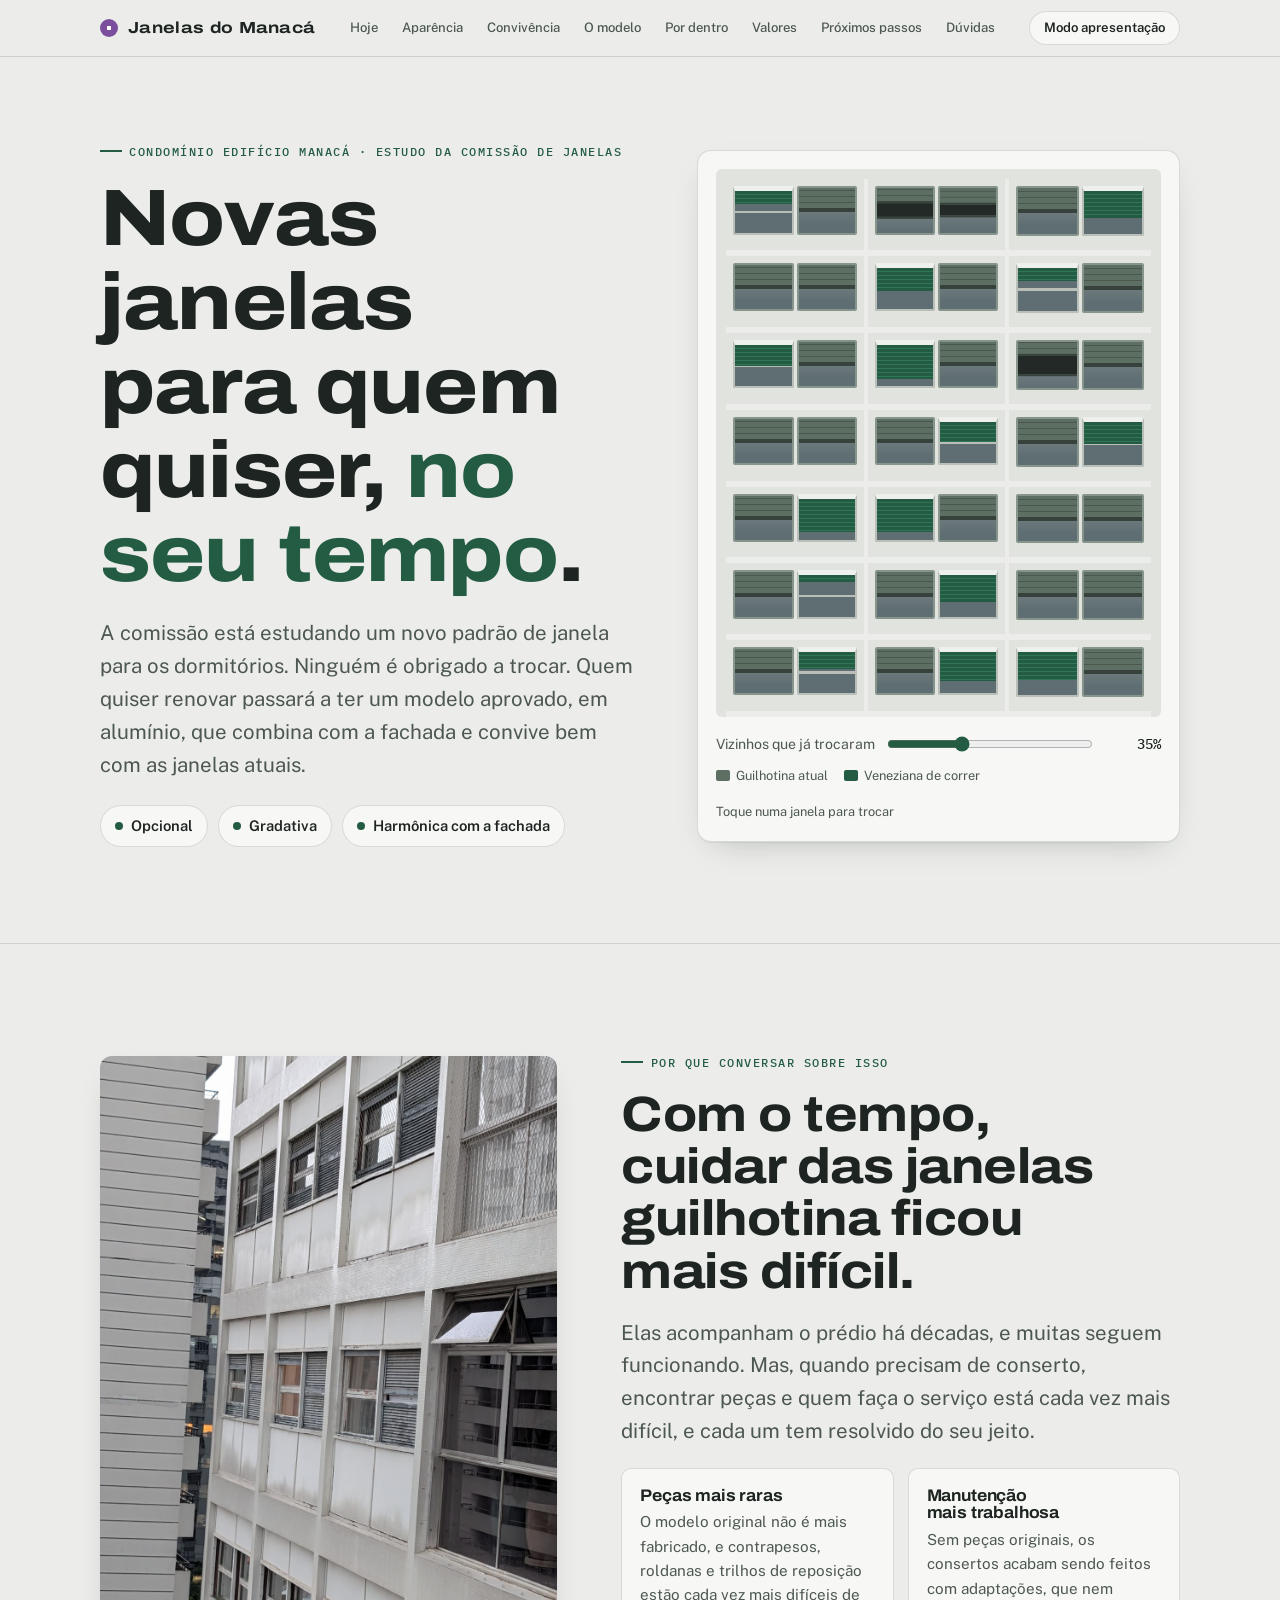
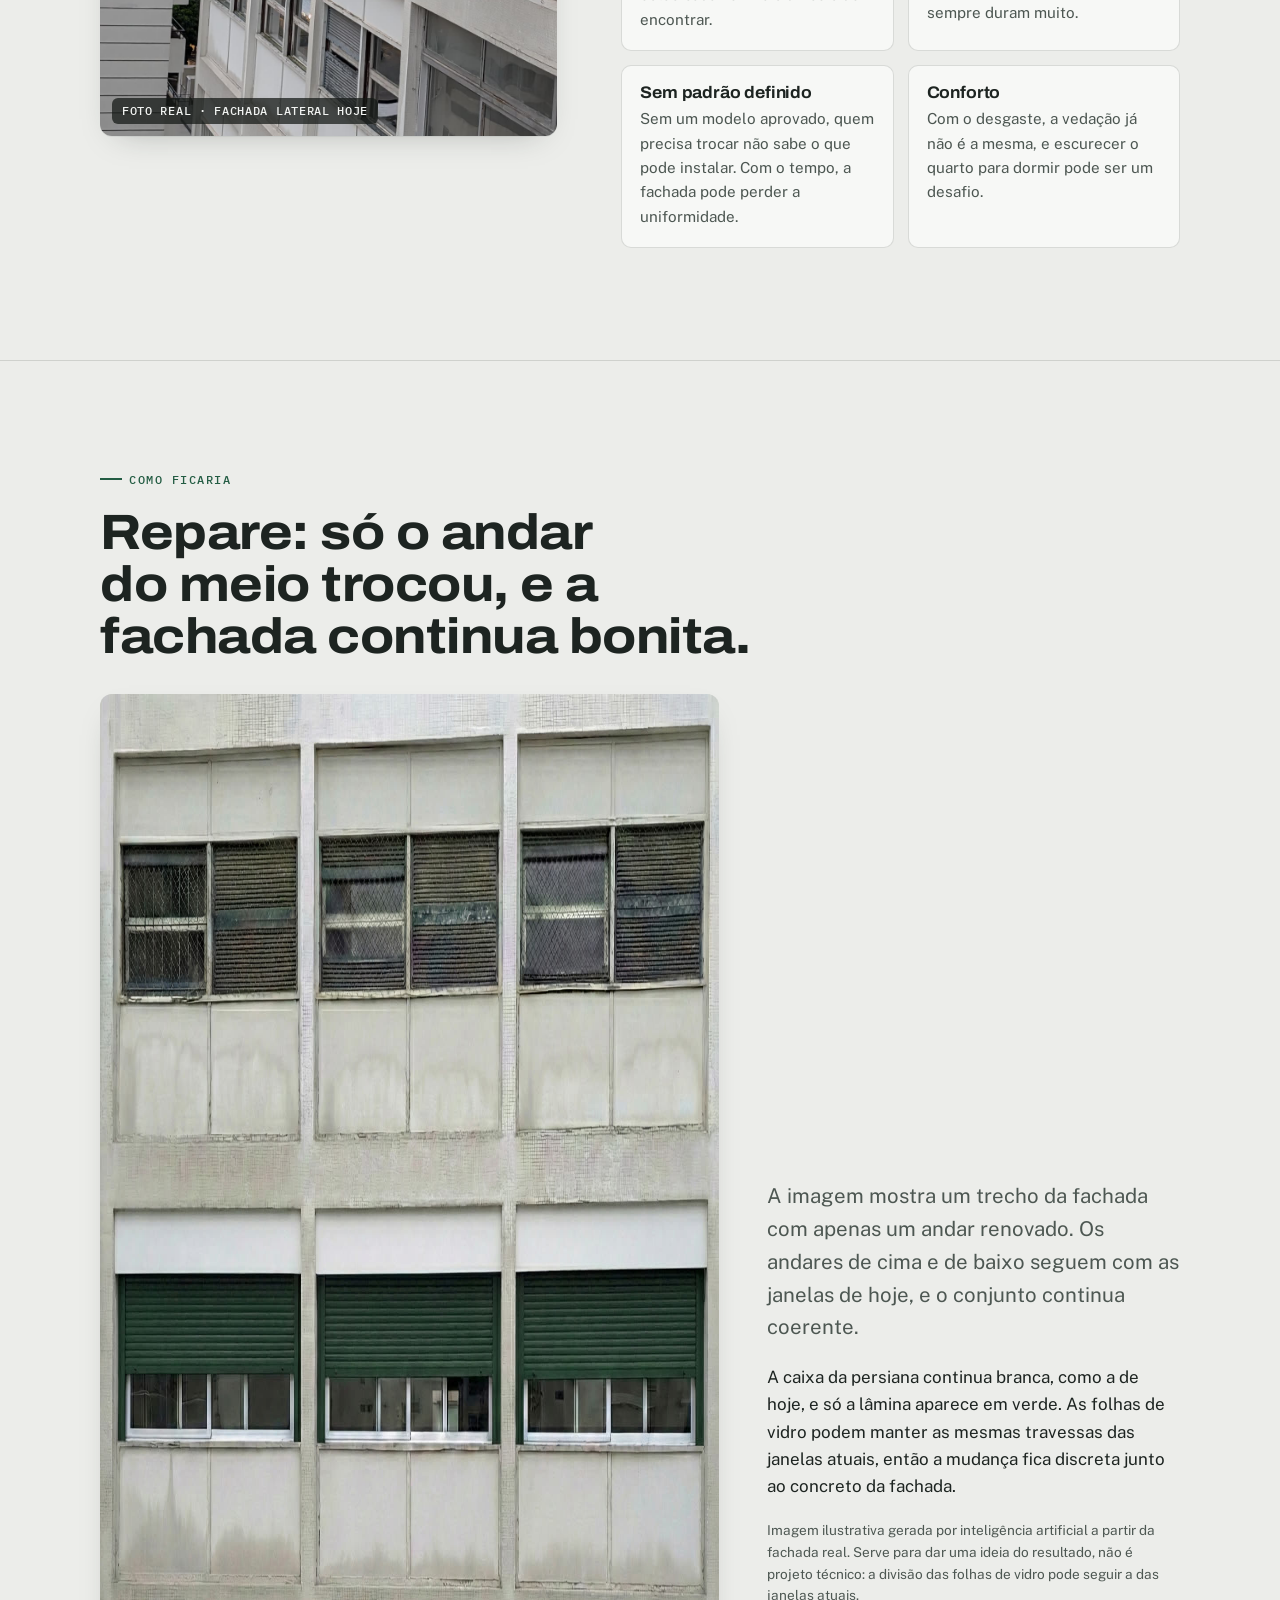
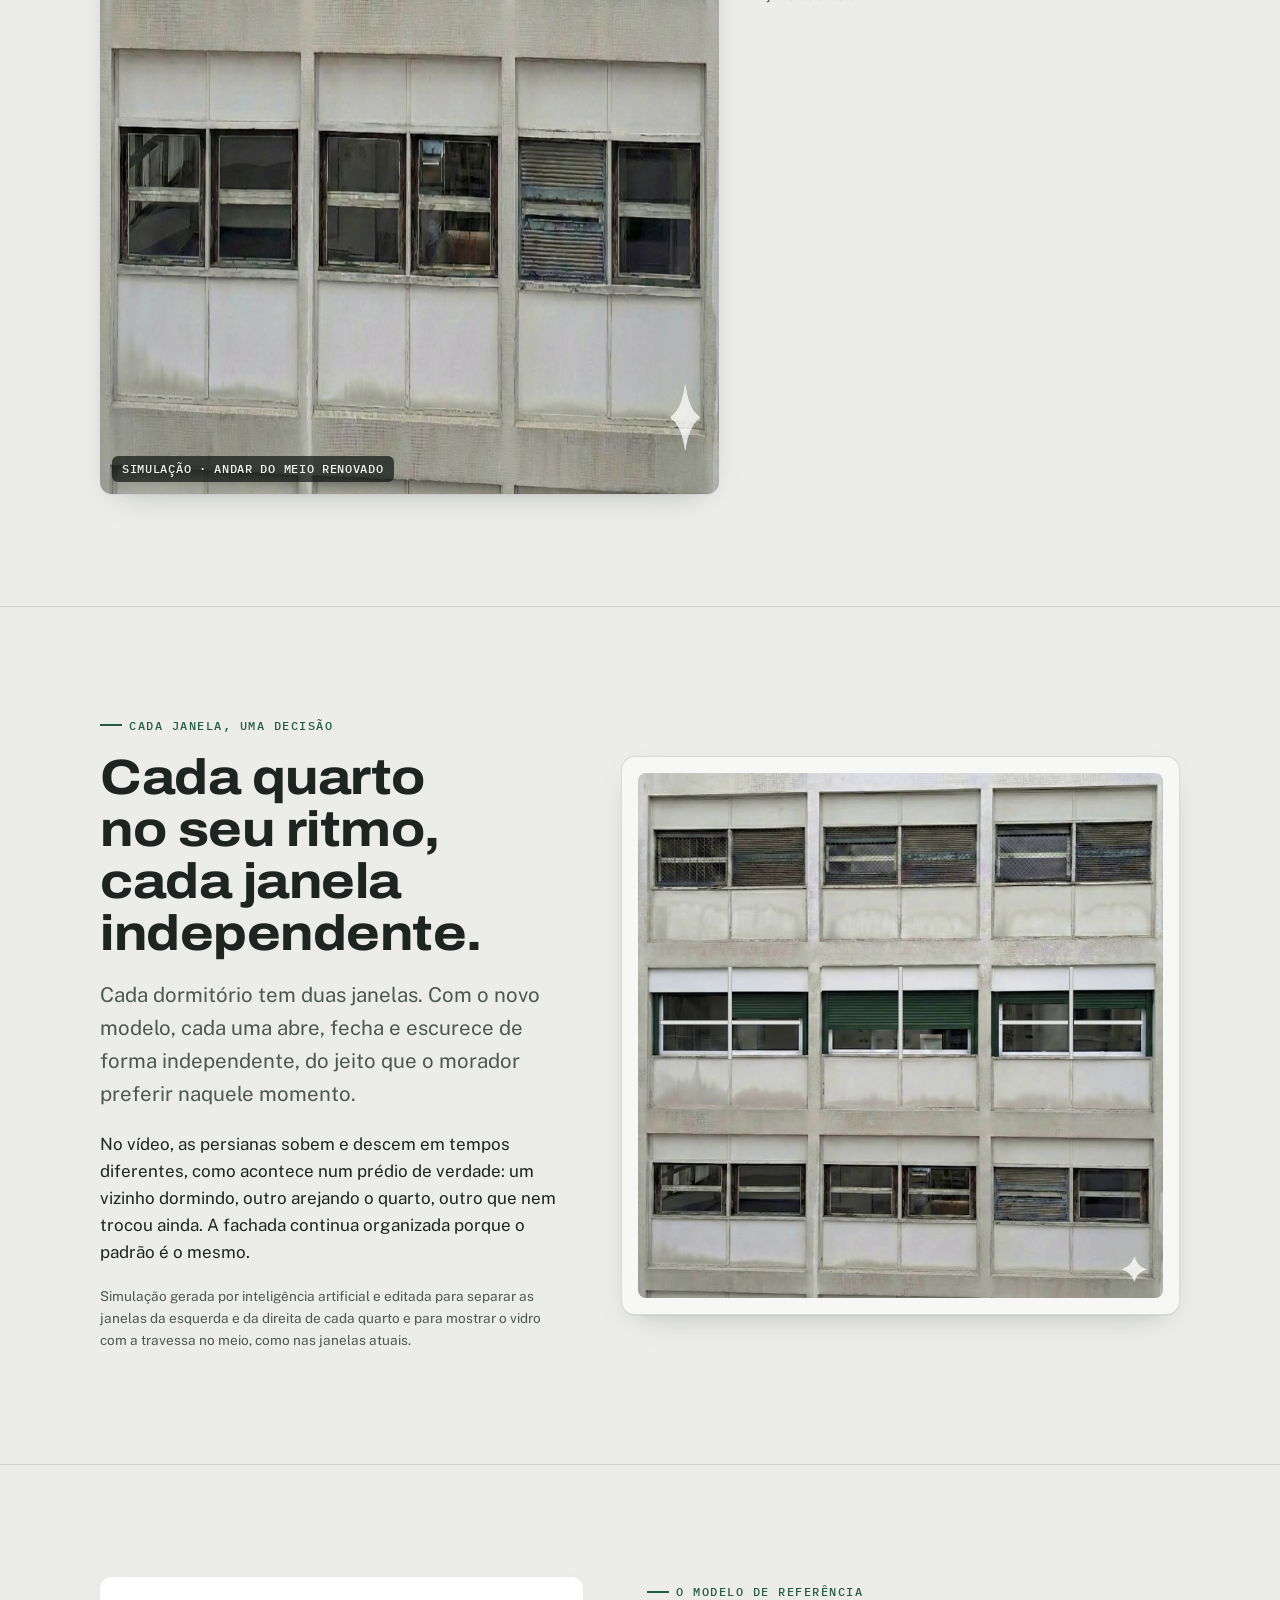
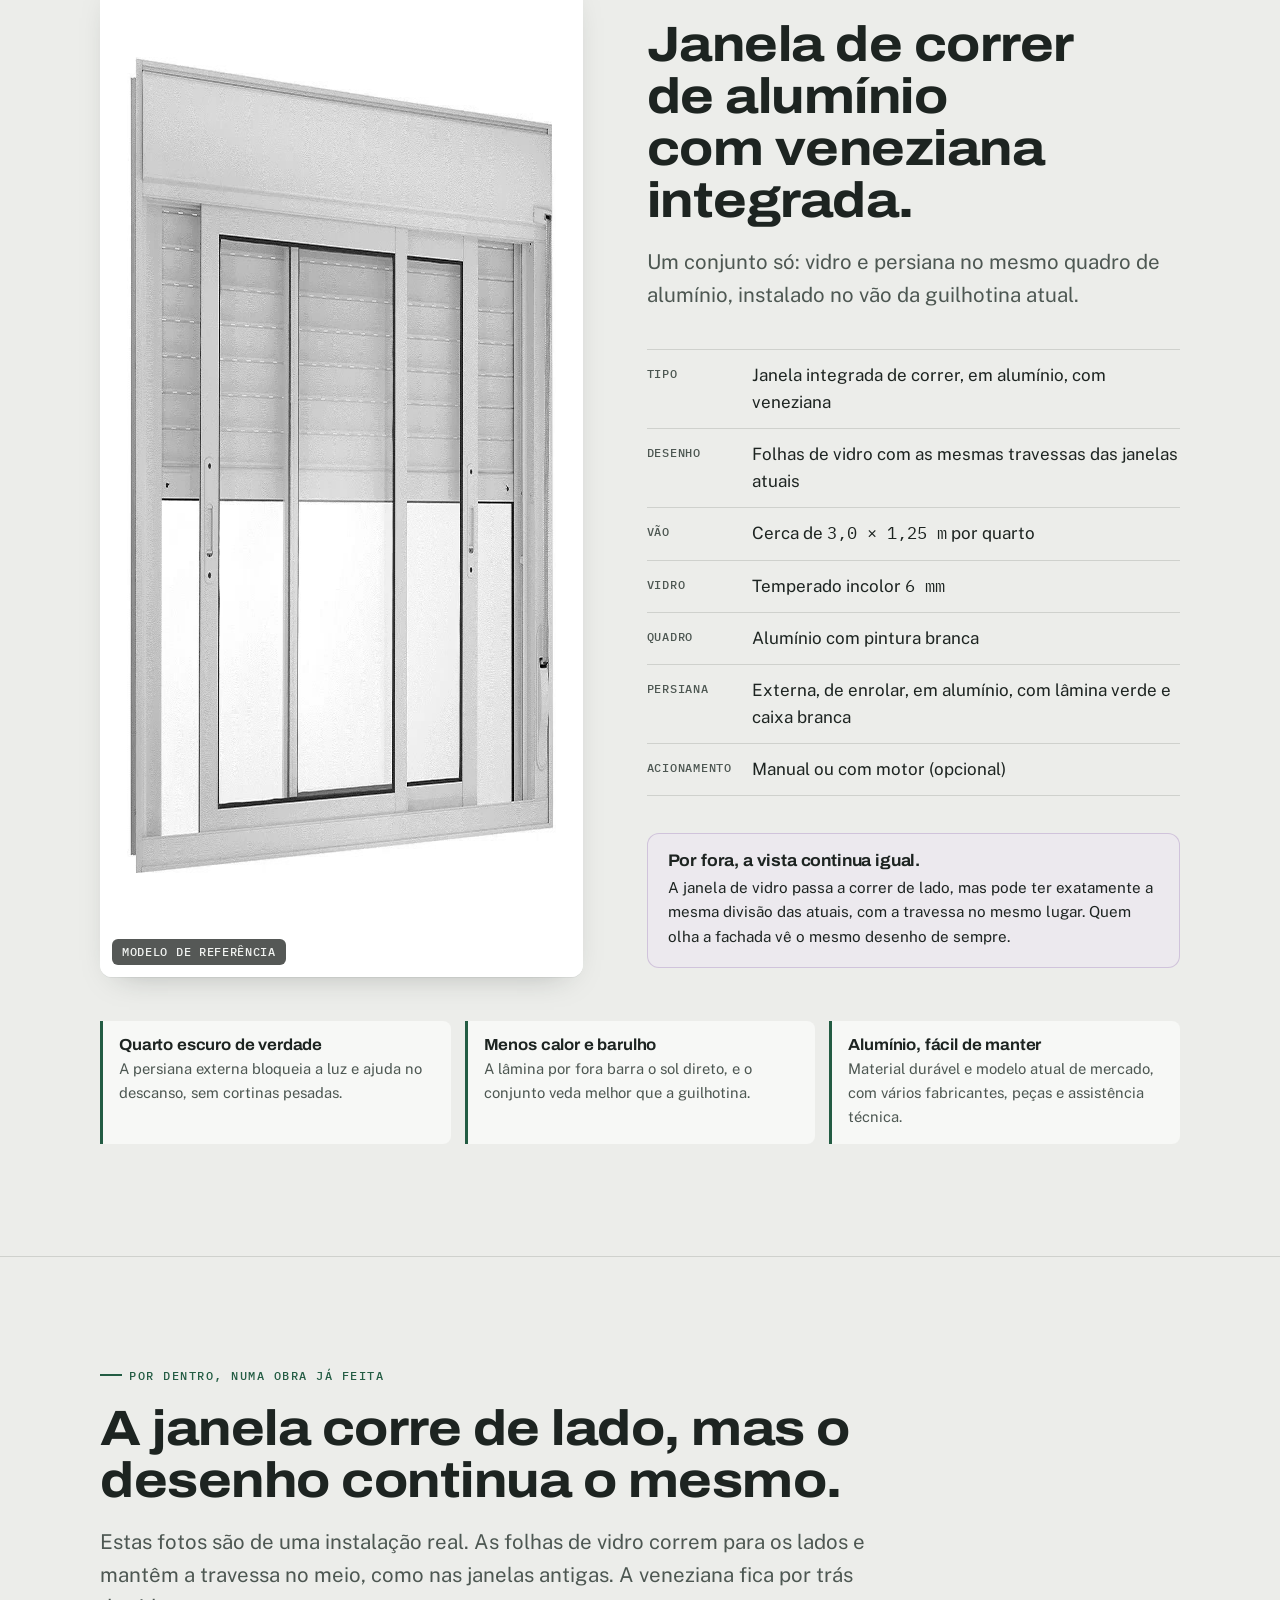
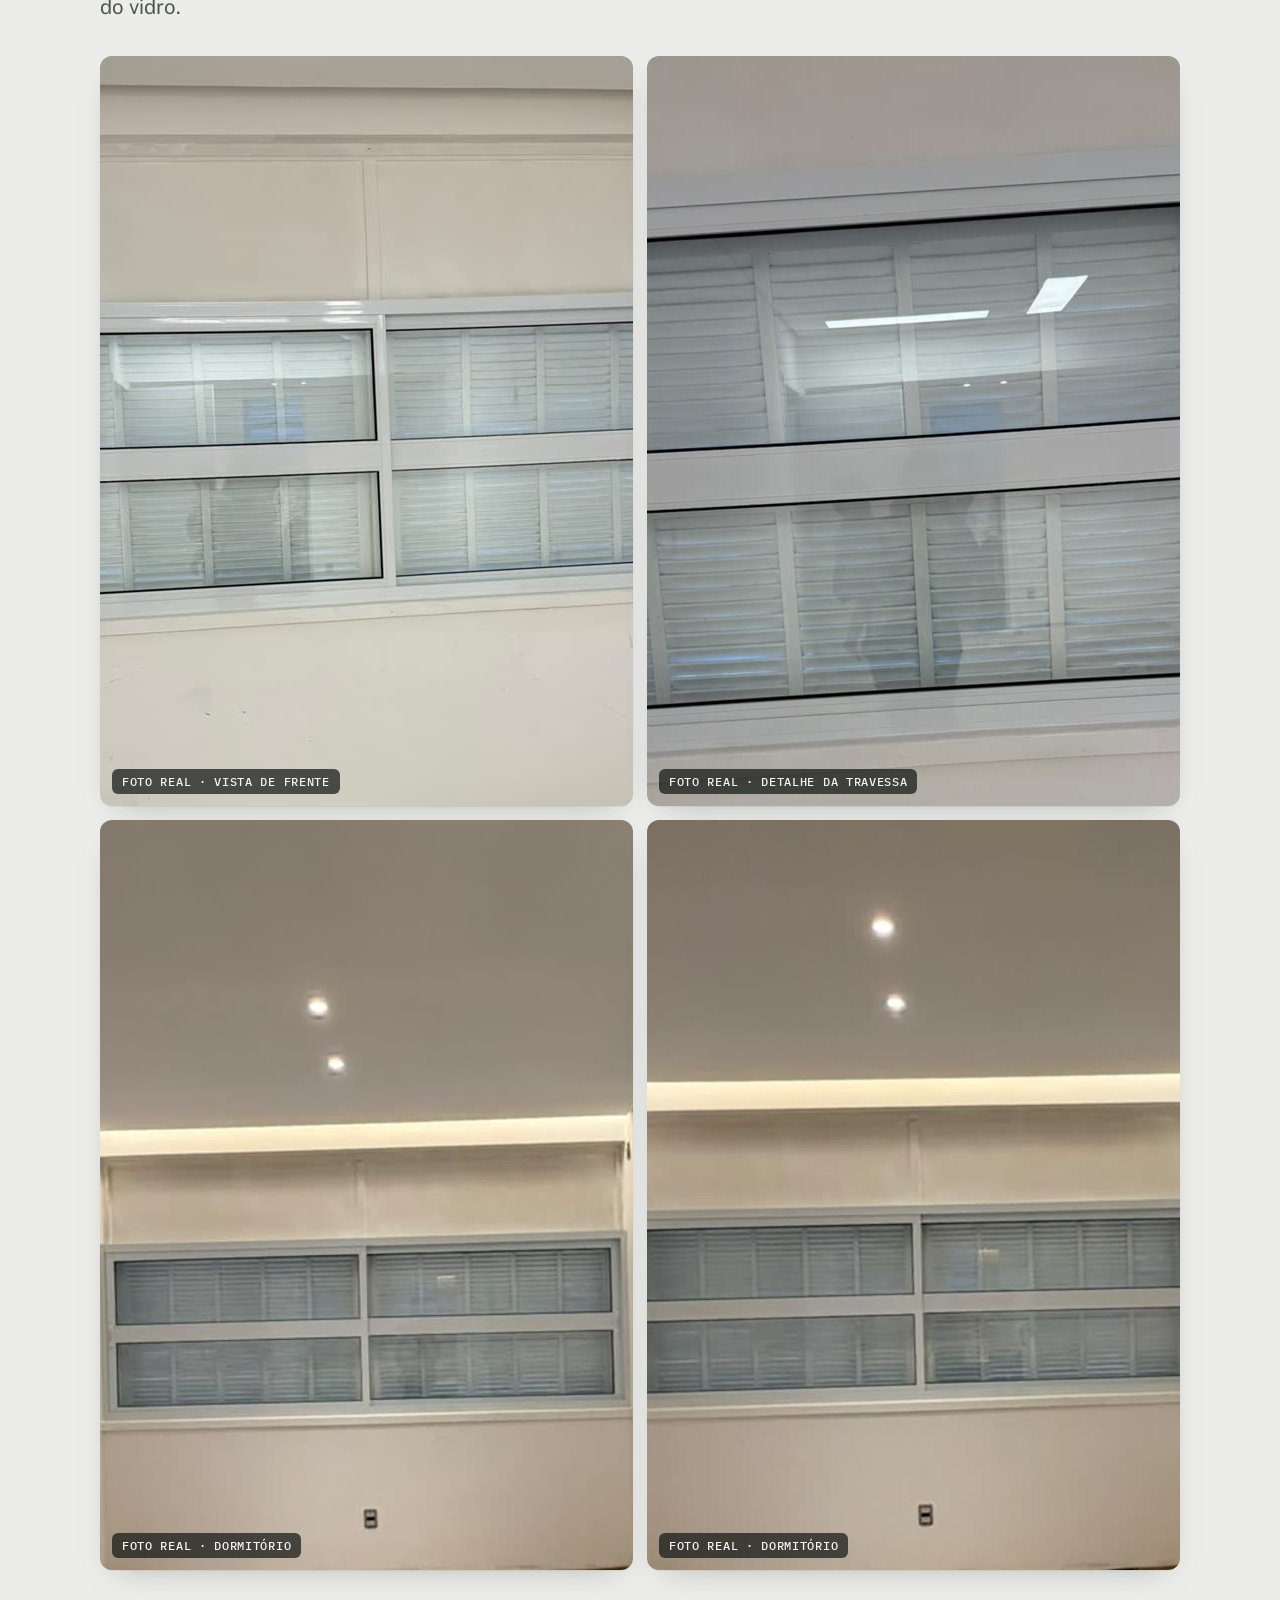
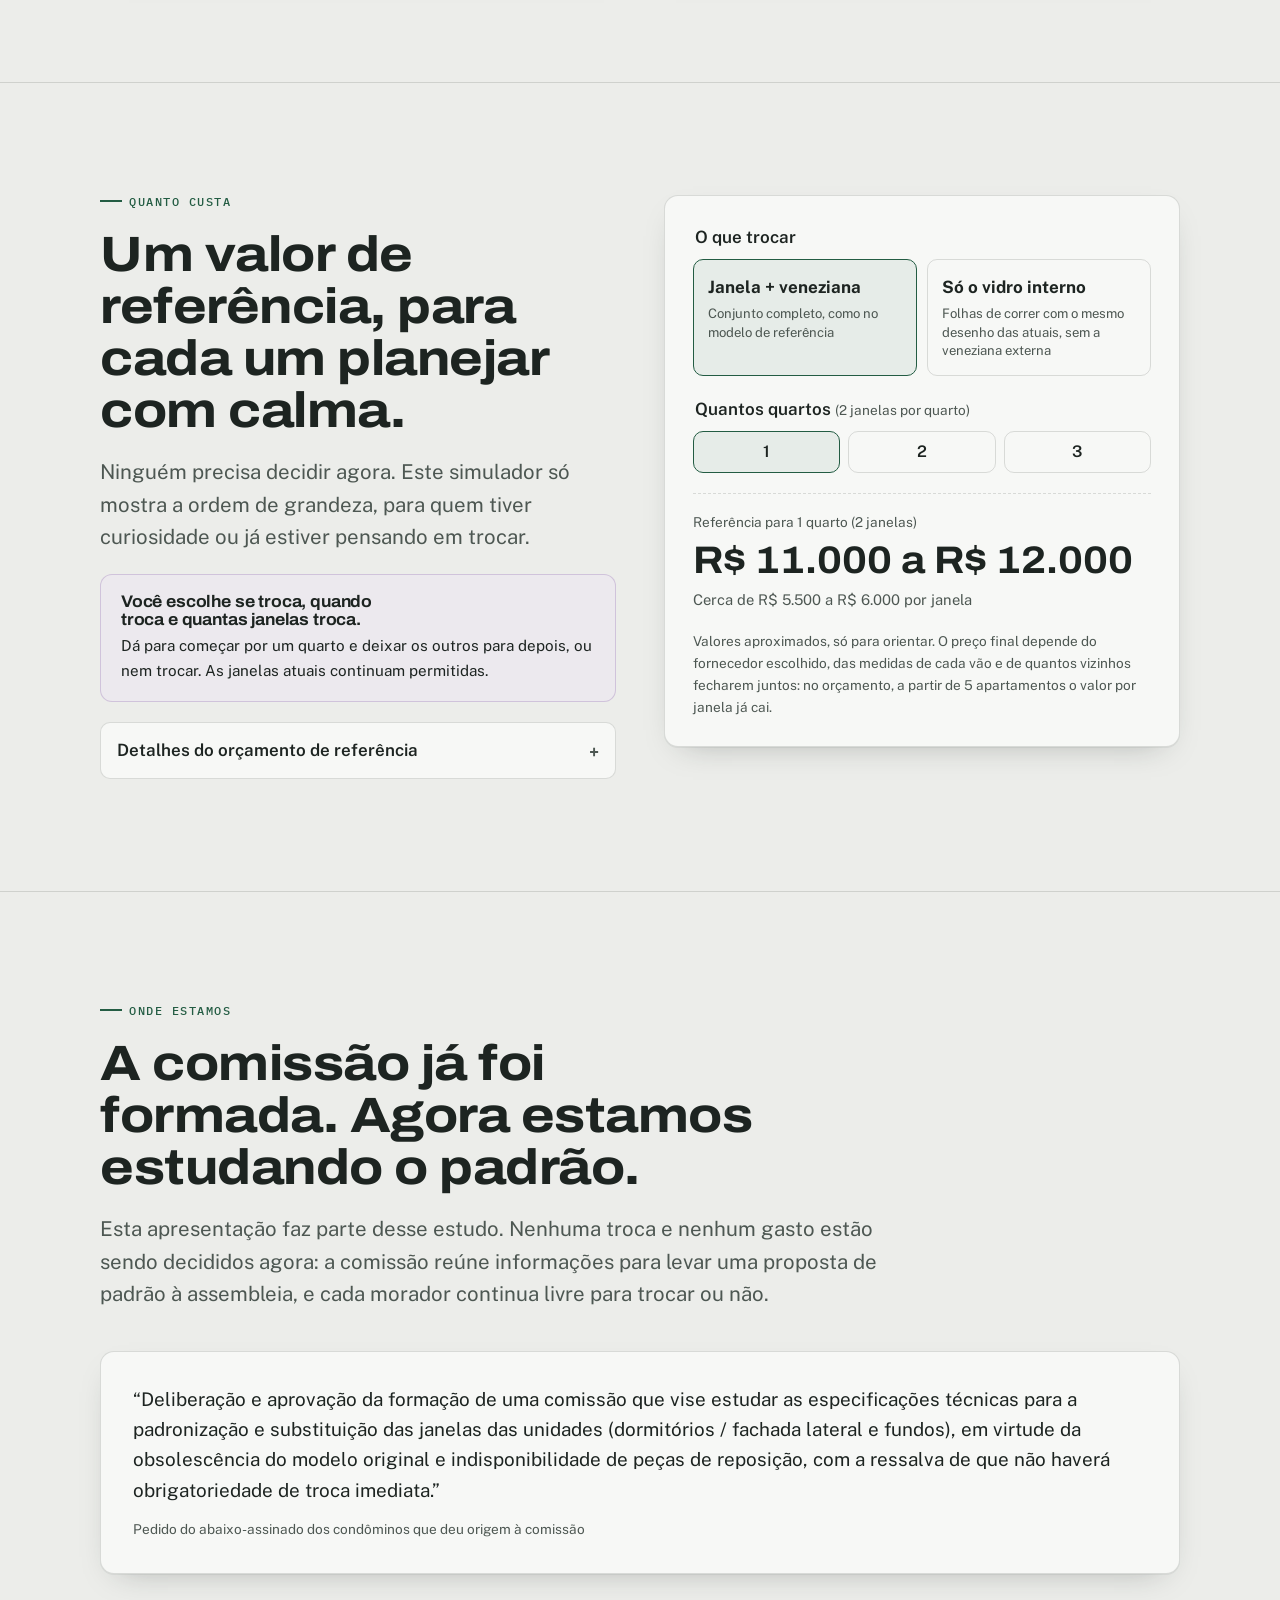
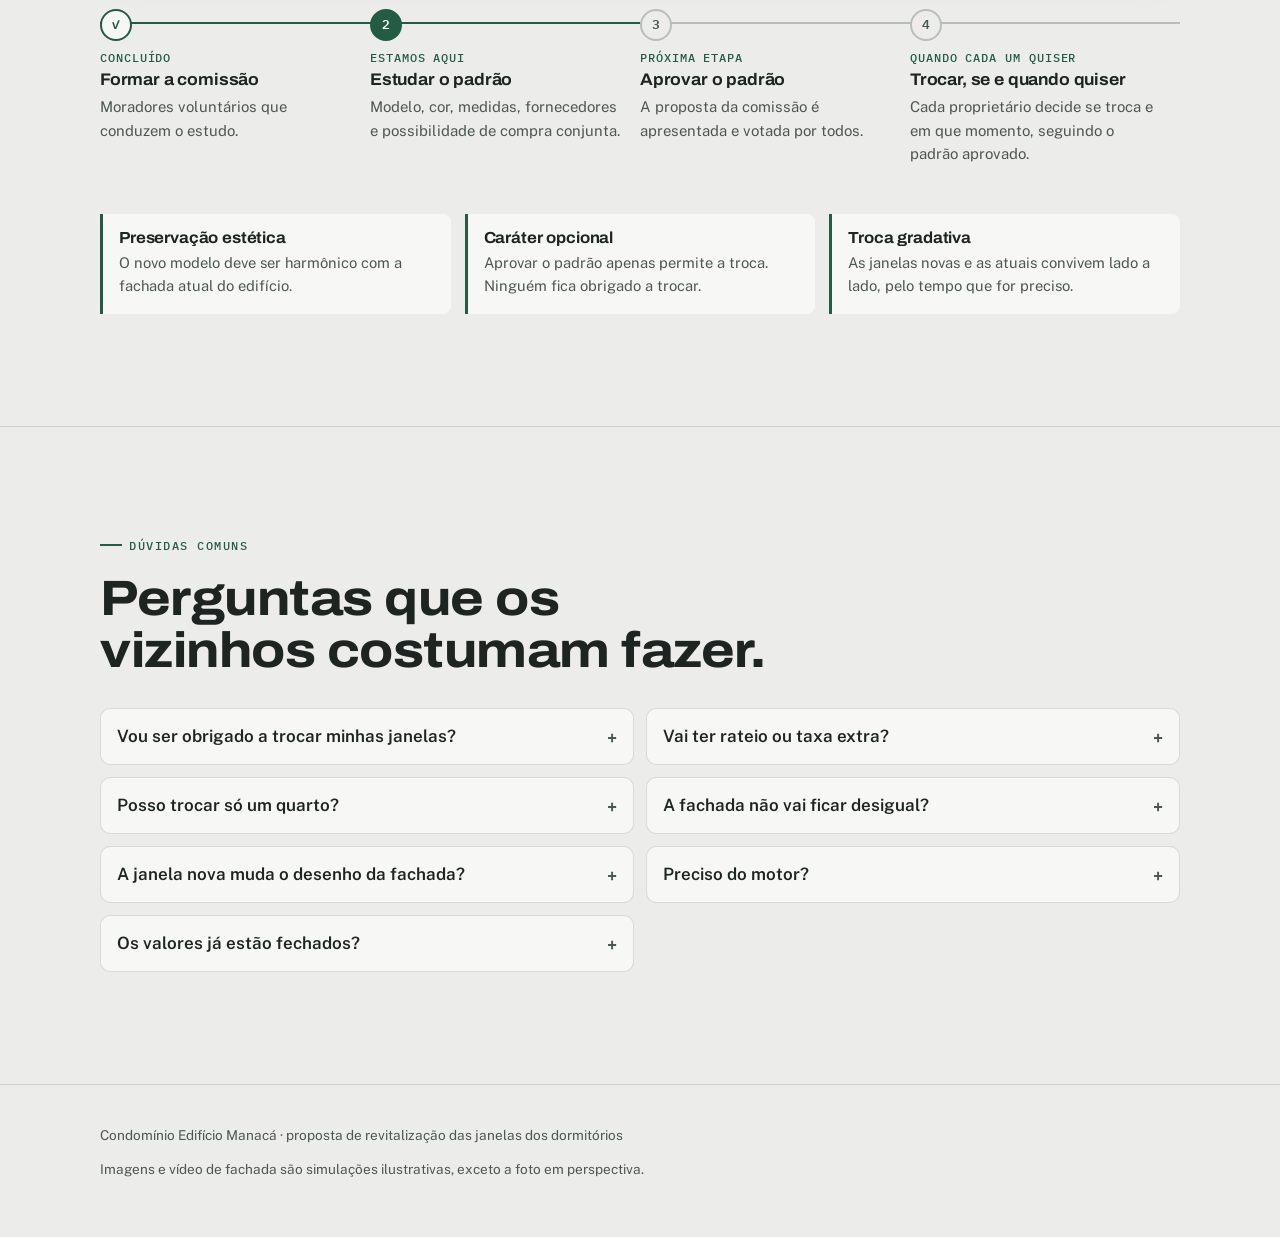
<file: index.html>
<!doctype html>
<html lang="pt-BR">
<head>
<meta charset="utf-8">
<meta name="viewport" content="width=device-width, initial-scale=1, viewport-fit=cover">
<title>Janelas do Manacá</title>
<meta name="claude:viewport-fit-sides" content="cover">
<meta name="description" content="Proposta de novo padrão opcional e gradativo para as janelas dos dormitórios do Condomínio Edifício Manacá.">
<link rel="icon" href="data:image/svg+xml,%3Csvg xmlns=%22http://www.w3.org/2000/svg%22 viewBox=%220 0 32 32%22%3E%3Crect x=%224%22 y=%226%22 width=%2224%22 height=%2220%22 rx=%222%22 fill=%22%23235c43%22/%3E%3Crect x=%226%22 y=%2216%22 width=%2220%22 height=%228%22 fill=%22%23b9beb9%22/%3E%3C/svg%3E">
<link rel="preconnect" href="https://fonts.googleapis.com">
<link rel="preconnect" href="https://fonts.gstatic.com" crossorigin>
<link rel="stylesheet" href="https://fonts.googleapis.com/css2?family=Archivo:wdth,wght@100..125,400..800&family=Public+Sans:ital,wght@0,400;0,500;0,600;1,400&family=IBM+Plex+Mono:wght@400;500&display=swap">
<style>
/* Layout: fachada como grade. Seções empilhadas em uma coluna de leitura, com "vãos" de concreto entre elas; a cor verde da persiana é o acento, o lilás do manacá aparece só em detalhes. */
:root{
  --concreto:#ecedea;
  --concreto-2:#e1e3df;
  --papel:#f7f8f6;
  --tinta:#1d2421;
  --tinta-2:#4d5752;
  --aluminio:#b9beb9;
  --persiana:#235c43;
  --persiana-2:#2f7556;
  --manaca:#7b4f9e;
  --vidro:#5f6e72;
  --guilhotina:#5d6f63;
  --linha:rgba(29,36,33,.14);
  --sombra:0 1px 0 rgba(29,36,33,.06),0 12px 32px -18px rgba(29,36,33,.35);
  --display:"Archivo","Arial Narrow",system-ui,sans-serif;
  --texto:"Public Sans",system-ui,-apple-system,"Segoe UI",sans-serif;
  --mono:"IBM Plex Mono",ui-monospace,"SFMono-Regular",Menlo,monospace;
  color-scheme:light;
}
@media (prefers-color-scheme:dark){:root:not([data-theme="light"]){
  --concreto:#161a18;--concreto-2:#1d2220;--papel:#202623;--tinta:#e8ebe8;--tinta-2:#a9b2ad;
  --aluminio:#59605c;--persiana:#3f9a70;--persiana-2:#55b285;--manaca:#b892d6;--vidro:#7d8d91;--guilhotina:#7c8e82;
  --linha:rgba(232,235,232,.14);--sombra:0 1px 0 rgba(0,0,0,.3),0 12px 32px -18px rgba(0,0,0,.8);color-scheme:dark}}
:root[data-theme="dark"]{
  --concreto:#161a18;--concreto-2:#1d2220;--papel:#202623;--tinta:#e8ebe8;--tinta-2:#a9b2ad;
  --aluminio:#59605c;--persiana:#3f9a70;--persiana-2:#55b285;--manaca:#b892d6;--vidro:#7d8d91;--guilhotina:#7c8e82;
  --linha:rgba(232,235,232,.14);--sombra:0 1px 0 rgba(0,0,0,.3),0 12px 32px -18px rgba(0,0,0,.8);color-scheme:dark}

*{box-sizing:border-box}
html{scroll-behavior:smooth;padding-top:env(safe-area-inset-top,0px);padding-bottom:env(safe-area-inset-bottom,0px)}
@media (prefers-reduced-motion:reduce){html{scroll-behavior:auto}*{animation:none!important;transition:none!important}}
body{margin:0;background:var(--concreto);color:var(--tinta);font:400 17px/1.6 var(--texto);-webkit-font-smoothing:antialiased}
img,video{max-width:100%;display:block}
[hidden]{display:none!important}
a{color:var(--persiana)}
:focus-visible{outline:3px solid var(--manaca);outline-offset:3px;border-radius:4px}

.wrap{max-width:1120px;margin:0 auto;padding-left:max(20px,env(safe-area-inset-left,0px));padding-right:max(20px,env(safe-area-inset-right,0px))}
section{padding-block:clamp(56px,9vw,112px);border-top:1px solid var(--linha)}
h1,h2,h3{font-family:var(--display);font-stretch:112%;line-height:1.05;letter-spacing:-.01em;text-wrap:balance;margin:0}
h1{font-size:clamp(2.6rem,6.4vw,5rem);font-weight:780}
h2{font-size:clamp(2rem,4.2vw,3.1rem);font-weight:740}
h3{font-size:1.25rem;font-weight:680;font-stretch:105%}
p{margin:0;max-width:62ch}
.rotulo{font:500 .78rem/1 var(--mono);letter-spacing:.12em;text-transform:uppercase;color:var(--persiana);display:flex;align-items:center;gap:.6em}
.rotulo::before{content:"";width:22px;height:2px;background:currentColor}
.lead{font-size:clamp(1.1rem,1.6vw,1.3rem);color:var(--tinta-2)}
.pilha{display:flex;flex-direction:column;gap:20px}
.nota{font-size:.85rem;color:var(--tinta-2)}
.mono{font-family:var(--mono)}

/* barra de navegação */
body::before{content:"";position:fixed;inset:0 0 auto;height:env(safe-area-inset-top,0px);z-index:30;background:var(--concreto)}
.topo{position:sticky;top:env(safe-area-inset-top,0px);z-index:20;background:color-mix(in srgb,var(--concreto) 88%,transparent);backdrop-filter:blur(10px);border-bottom:1px solid var(--linha)}
.topo .wrap{display:flex;align-items:center;justify-content:space-between;gap:16px;height:56px}
.marca{font:700 1rem/1 var(--display);font-stretch:120%;letter-spacing:.02em;text-decoration:none;color:var(--tinta);display:flex;align-items:center;gap:10px;white-space:nowrap}
.marca i{width:18px;height:18px;border-radius:50%;background:radial-gradient(circle at 50% 50%,#fff 0 18%,var(--manaca) 20% 100%);display:inline-block}
.menu{display:flex;gap:4px;overflow-x:auto;scrollbar-width:none}
.menu::-webkit-scrollbar{display:none}
.menu a{font:500 .82rem/1 var(--texto);color:var(--tinta-2);text-decoration:none;padding:8px 10px;border-radius:999px;white-space:nowrap}
.menu a:hover,.menu a.ativo{background:var(--concreto-2);color:var(--tinta)}
@media (max-width:820px){.menu{display:none}}
@media (max-width:520px){.btn-apres{display:none}.rotulo{font-size:.7rem;letter-spacing:.08em}}
.btn-apres{font:600 .82rem/1 var(--texto);border:1px solid var(--linha);background:var(--papel);color:var(--tinta);padding:9px 14px;border-radius:999px;cursor:pointer;white-space:nowrap}
.btn-apres:hover{border-color:var(--persiana)}

/* hero */
.hero{border-top:0;padding-block:clamp(40px,7vw,88px) clamp(56px,8vw,96px)}
.hero-grid{display:grid;grid-template-columns:1.05fr .95fr;gap:clamp(28px,5vw,64px);align-items:center}
.hero-grid>*{min-width:0}
@media (max-width:880px){.hero-grid{grid-template-columns:1fr}}
.hero h1 em{font-style:normal;color:var(--persiana)}
.selos{display:flex;flex-wrap:wrap;gap:10px;margin-top:4px}
.selo{display:inline-flex;align-items:center;gap:8px;padding:8px 14px;border-radius:999px;background:var(--papel);border:1px solid var(--linha);font-weight:600;font-size:.92rem}
.selo b{width:8px;height:8px;border-radius:50%;background:var(--persiana)}

/* fachada interativa */
.fachada-box{background:var(--papel);border:1px solid var(--linha);border-radius:14px;padding:18px;box-shadow:var(--sombra)}
.fachada{--cols:3;display:grid;grid-template-columns:repeat(var(--cols),1fr);gap:0;background:var(--concreto-2);border-radius:6px;padding:10px 10px 0;position:relative}
.vao{display:grid;grid-template-columns:1fr 1fr;gap:3px;padding:7px 7px 14px;border-right:4px solid var(--concreto);border-bottom:6px solid var(--concreto)}
.vao:nth-child(3n){border-right:0}
.jan{aspect-ratio:1.25/1;border:2px solid var(--aluminio);border-radius:2px;position:relative;overflow:hidden;cursor:pointer;background:var(--vidro);padding:0}
.jan:hover{border-color:var(--manaca)}
.jan.velha{background:#232926;border-color:#86948b}
.jan .gs,.jan .gi{position:absolute;left:0;right:0;height:50%;transition:transform 1.1s cubic-bezier(.5,0,.2,1)}
.jan .gs{top:0;transform:translateY(calc(var(--o,0) * -1%));background:repeating-linear-gradient(0deg,transparent 0 5px,rgba(0,0,0,.22) 5px 6px),var(--guilhotina);border-bottom:2px solid #36423b}
.jan .gi{top:50%;transform:translateY(calc(var(--o,0) * 1%));background:linear-gradient(180deg,rgba(255,255,255,.08),transparent 60%),var(--vidro);border-top:2px solid #36423b}
.jan.nova .gs,.jan.nova .gi{display:none}
.jan.nova{border-top:5px solid #eef0ed;background:linear-gradient(180deg,var(--vidro) 0 47%,var(--aluminio) 47% 53%,var(--vidro) 53%)}
.jan .pers{position:absolute;inset:0 0 auto;height:var(--h,50%);background:repeating-linear-gradient(180deg,var(--persiana) 0 3px,var(--persiana-2) 3px 4px);transition:height .9s cubic-bezier(.5,0,.2,1)}
.jan.velha .pers{display:none}
.controles{display:flex;flex-wrap:wrap;align-items:center;gap:14px 20px;margin-top:16px}
.controles label{font-size:.88rem;color:var(--tinta-2);display:flex;align-items:center;gap:10px;flex:1 1 220px}
input[type=range]{accent-color:var(--persiana);flex:1;min-width:0}
.saida{font:500 .9rem/1 var(--mono);min-width:7ch;text-align:right;color:var(--tinta)}
.seg{display:inline-flex;border:1px solid var(--linha);border-radius:999px;padding:3px;background:var(--concreto)}
.seg button{border:0;background:transparent;color:var(--tinta-2);font:600 .82rem/1 var(--texto);padding:8px 12px;border-radius:999px;cursor:pointer}
.seg button[aria-pressed=true]{background:var(--papel);color:var(--tinta);box-shadow:0 1px 3px rgba(0,0,0,.12)}
.legenda{display:flex;gap:16px;flex-wrap:wrap;font-size:.8rem;color:var(--tinta-2);margin-top:10px}
.legenda span{display:inline-flex;align-items:center;gap:6px}
.legenda i{width:14px;height:11px;border-radius:2px;display:inline-block}

/* hoje */
.dupla{display:grid;grid-template-columns:.9fr 1.1fr;gap:clamp(28px,5vw,64px);align-items:start}
.dupla>*{min-width:0}
@media (max-width:880px){.dupla{grid-template-columns:1fr}}
.foto{border-radius:12px;overflow:hidden;box-shadow:var(--sombra);position:relative;background:var(--concreto-2)}
#hoje .foto img{width:100%;max-height:680px;object-fit:cover}
.foto figcaption{position:absolute;left:12px;bottom:12px;font:500 .72rem/1 var(--mono);letter-spacing:.06em;text-transform:uppercase;background:rgba(20,24,22,.72);color:#f1f3f1;padding:7px 10px;border-radius:6px}
.problemas{display:grid;grid-template-columns:1fr 1fr;gap:14px}
@media (max-width:560px){.problemas{grid-template-columns:1fr}}
.problema{padding:18px;border-radius:10px;background:var(--papel);border:1px solid var(--linha)}
.problema h3{font-size:1.05rem;margin-bottom:6px}
.problema p{font-size:.95rem;color:var(--tinta-2)}

/* comparação de cor */
.cores{display:grid;grid-template-columns:1.2fr .8fr;gap:clamp(24px,4vw,48px);align-items:center}
.cores>*{min-width:0}
@media (max-width:880px){.cores{grid-template-columns:1fr}}

/* vídeo */
.video-card{background:var(--papel);border:1px solid var(--linha);border-radius:14px;padding:16px;box-shadow:var(--sombra)}
.video-card video{width:100%;border-radius:8px;aspect-ratio:1/1;object-fit:cover;background:#111}

/* modelo */
.modelo{display:grid;grid-template-columns:.95fr 1.05fr;gap:clamp(28px,5vw,64px);align-items:center}
.modelo>*{min-width:0}
@media (max-width:880px){.modelo{grid-template-columns:1fr}}
.modelo .foto{background:#fff}
.specs{display:grid;grid-template-columns:auto 1fr;gap:0;border-top:1px solid var(--linha)}
.specs dt,.specs dd{margin:0;padding:12px 0;border-bottom:1px solid var(--linha)}
.specs dt{font:500 .78rem/1.4 var(--mono);text-transform:uppercase;letter-spacing:.06em;color:var(--tinta-2);padding-right:20px;padding-top:15px}
.beneficios{display:grid;grid-template-columns:repeat(3,1fr);gap:14px;margin-top:8px}
@media (max-width:720px){.beneficios{grid-template-columns:1fr}}
.beneficio{padding:16px;border-left:3px solid var(--persiana);background:var(--papel);border-radius:0 8px 8px 0}
.beneficio h3{font-size:1rem;margin-bottom:4px}
.beneficio p{font-size:.92rem;color:var(--tinta-2)}

/* por dentro */
.galeria{display:grid;grid-template-columns:repeat(2,1fr);gap:14px}
.galeria>figure{margin:0;min-width:0}
.galeria img{width:100%;aspect-ratio:4/3;object-fit:cover}
@media (max-width:560px){.galeria{grid-template-columns:1fr}}

/* simulador de valores */
.valores{display:grid;grid-template-columns:1fr 1fr;gap:clamp(24px,4vw,48px);align-items:start}
.valores>*{min-width:0}
@media (max-width:880px){.valores{grid-template-columns:1fr}}
.calc{background:var(--papel);border:1px solid var(--linha);border-radius:14px;padding:clamp(18px,3vw,28px);box-shadow:var(--sombra);display:flex;flex-direction:column;gap:20px}
.calc fieldset{border:0;padding:0;margin:0;display:flex;flex-direction:column;gap:10px}
.calc legend{font-weight:600;margin-bottom:8px}
.opcoes{display:grid;grid-template-columns:1fr 1fr;gap:10px}
@media (max-width:440px){.opcoes{grid-template-columns:1fr}}
.opcao{position:relative}
.opcao input{position:absolute;opacity:0;pointer-events:none}
.opcao label{display:flex;flex-direction:column;gap:4px;padding:14px;border:1.5px solid var(--linha);border-radius:10px;cursor:pointer;height:100%}
.opcao label small{color:var(--tinta-2);font-size:.82rem;line-height:1.4}
.opcao input:checked+label{border-color:var(--persiana);background:color-mix(in srgb,var(--persiana) 8%,transparent)}
.opcao input:focus-visible+label{outline:3px solid var(--manaca);outline-offset:2px}
.quartos{display:flex;gap:8px}
.quartos button{flex:1;padding:12px 0;border-radius:10px;border:1.5px solid var(--linha);background:transparent;color:var(--tinta);font:600 1rem/1 var(--texto);cursor:pointer}
.quartos button[aria-pressed=true]{border-color:var(--persiana);background:color-mix(in srgb,var(--persiana) 8%,transparent)}
.resultado{border-top:1px dashed var(--linha);padding-top:18px;display:flex;flex-direction:column;gap:6px}
.resultado .valor{font:700 clamp(1.8rem,4vw,2.4rem)/1.1 var(--display);font-stretch:108%;font-variant-numeric:tabular-nums}
.resultado .por{font-size:.92rem;color:var(--tinta-2)}
.calma{padding:18px 20px;border-radius:12px;background:color-mix(in srgb,var(--manaca) 9%,var(--papel));border:1px solid color-mix(in srgb,var(--manaca) 25%,transparent)}
.calma h3{font-size:1.05rem;margin-bottom:6px}
.calma p{font-size:.95rem}
details{border:1px solid var(--linha);border-radius:10px;background:var(--papel)}
details summary{cursor:pointer;padding:14px 16px;font-weight:600;list-style:none;display:flex;justify-content:space-between;gap:12px}
details summary::after{content:"+";font-family:var(--mono);color:var(--tinta-2)}
details[open] summary::after{content:"−"}
details .corpo{padding:0 16px 16px;font-size:.93rem;color:var(--tinta-2);display:flex;flex-direction:column;gap:10px}
.tabela{width:100%;border-collapse:collapse;font-size:.92rem}
.tabela td{padding:8px 0;border-bottom:1px solid var(--linha);color:var(--tinta)}
.tabela td:last-child{text-align:right;font-family:var(--mono);white-space:nowrap;font-variant-numeric:tabular-nums}

/* caminho */
.caminho{display:grid;grid-template-columns:repeat(4,1fr);gap:0;counter-reset:passo;margin-top:8px}
@media (max-width:880px){.caminho{grid-template-columns:1fr 1fr;gap:24px 0}}
@media (max-width:520px){.caminho{grid-template-columns:1fr}}
.passo{position:relative;padding:28px 20px 0 0;border-top:2px solid var(--aluminio)}
.passo::before{counter-increment:passo;content:counter(passo);position:absolute;top:-15px;left:0;width:28px;height:28px;border-radius:50%;background:var(--concreto);border:2px solid var(--aluminio);display:grid;place-items:center;font:600 .8rem/1 var(--mono);color:var(--tinta-2)}
.passo.agora{border-top-color:var(--persiana)}
.passo.agora::before{background:var(--persiana);border-color:var(--persiana);color:#fff}
.passo.feito{border-top-color:var(--persiana)}
.passo.feito::before{content:"✓";background:var(--papel);border-color:var(--persiana);color:var(--persiana)}

.passo h3{font-size:1.05rem;margin-bottom:6px}
.passo p{font-size:.93rem;color:var(--tinta-2)}
.passo .quando{font:500 .72rem/1 var(--mono);text-transform:uppercase;letter-spacing:.08em;color:var(--persiana);display:block;margin-bottom:8px}
blockquote.pauta{margin:0;padding:clamp(20px,3vw,32px);background:var(--papel);border-radius:14px;border:1px solid var(--linha);font-size:clamp(1.02rem,1.5vw,1.18rem);line-height:1.6;box-shadow:var(--sombra)}
blockquote.pauta p{max-width:none}
blockquote.pauta footer{margin-top:14px;font-size:.85rem;color:var(--tinta-2)}

/* perguntas */
.faq{display:grid;grid-template-columns:1fr 1fr;gap:12px}
@media (max-width:760px){.faq{grid-template-columns:1fr}}

.rodape{padding-block:40px 56px;font-size:.85rem;color:var(--tinta-2);border-top:1px solid var(--linha)}
.rodape .wrap{display:flex;flex-wrap:wrap;gap:12px 32px;justify-content:space-between}

/* modo apresentação */
body.apres .topo .menu{display:none}
body.apres section{min-height:calc(100vh - 56px);display:flex;align-items:center}
body.apres section>.wrap{width:100%}
.dica{position:fixed;right:max(16px,env(safe-area-inset-right,0px));bottom:calc(16px + env(safe-area-inset-bottom,0px));z-index:25;background:var(--tinta);color:var(--concreto);font:500 .8rem/1.3 var(--texto);padding:10px 14px;border-radius:10px;box-shadow:var(--sombra);display:flex;gap:10px;align-items:center}
.dica button{background:transparent;border:1px solid currentColor;color:inherit;border-radius:6px;padding:6px 10px;cursor:pointer;font:inherit}
</style>
</head>
<body>

<header class="topo">
  <div class="wrap">
    <a class="marca" href="#inicio"><i aria-hidden="true"></i>Janelas do Manacá</a>
    <nav class="menu" aria-label="Seções">
      <a href="#hoje">Hoje</a>
      <a href="#aparencia">Aparência</a>
      <a href="#convivencia">Convivência</a>
      <a href="#modelo">O modelo</a>
      <a href="#por-dentro">Por dentro</a>
      <a href="#valores">Valores</a>
      <a href="#assembleia">Próximos passos</a>
      <a href="#perguntas">Dúvidas</a>
    </nav>
    <button class="btn-apres" id="btn-apres" type="button">Modo apresentação</button>
  </div>
</header>

<main>
<section class="hero" id="inicio">
  <div class="wrap hero-grid">
    <div class="pilha">
      <span class="rotulo">Condomínio Edifício Manacá · estudo da comissão de janelas</span>
      <h1>Novas janelas para quem quiser, <em>no seu tempo</em>.</h1>
      <p class="lead">A comissão está estudando um novo padrão de janela para os dormitórios. Ninguém é obrigado a trocar. Quem quiser renovar passará a ter um modelo aprovado, em alumínio, que combina com a fachada e convive bem com as janelas atuais.</p>
      <div class="selos">
        <span class="selo"><b></b>Opcional</span>
        <span class="selo"><b></b>Gradativa</span>
        <span class="selo"><b></b>Harmônica com a fachada</span>
      </div>
    </div>

    <div class="fachada-box" aria-label="Simulação da fachada lateral">
      <div class="fachada" id="fachada" role="group" aria-label="Fachada simulada: toque em uma janela para trocá-la"></div>
      <div class="controles">
        <label for="adesao">Vizinhos que já trocaram
          <input type="range" id="adesao" min="0" max="100" value="35" step="5">
          <output class="saida" id="adesao-saida" for="adesao">35%</output>
        </label>
      </div>
      <div class="legenda">
        <span><i style="background:var(--guilhotina)"></i>Guilhotina atual</span>
        <span><i style="background:var(--persiana)"></i>Veneziana de correr</span>
        <span>Toque numa janela para trocar</span>
      </div>
    </div>
  </div>
</section>

<section id="hoje">
  <div class="wrap dupla">
    <figure class="foto" style="margin:0">
      <img src="assets/fachada-original.jpg" alt="Foto em perspectiva da fachada lateral do Edifício Manacá, com as janelas guilhotina atuais e venezianas antigas" loading="lazy" width="1200" height="1594">
      <figcaption>Foto real · fachada lateral hoje</figcaption>
    </figure>
    <div class="pilha">
      <span class="rotulo">Por que conversar sobre isso</span>
      <h2>Com o tempo, cuidar das janelas guilhotina ficou mais difícil.</h2>
      <p class="lead">Elas acompanham o prédio há décadas, e muitas seguem funcionando. Mas, quando precisam de conserto, encontrar peças e quem faça o serviço está cada vez mais difícil, e cada um tem resolvido do seu jeito.</p>
      <div class="problemas">
        <div class="problema"><h3>Peças mais raras</h3><p>O modelo original não é mais fabricado, e contrapesos, roldanas e trilhos de reposição estão cada vez mais difíceis de encontrar.</p></div>
        <div class="problema"><h3>Manutenção mais trabalhosa</h3><p>Sem peças originais, os consertos acabam sendo feitos com adaptações, que nem sempre duram muito.</p></div>
        <div class="problema"><h3>Sem padrão definido</h3><p>Sem um modelo aprovado, quem precisa trocar não sabe o que pode instalar. Com o tempo, a fachada pode perder a uniformidade.</p></div>
        <div class="problema"><h3>Conforto</h3><p>Com o desgaste, a vedação já não é a mesma, e escurecer o quarto para dormir pode ser um desafio.</p></div>
      </div>
    </div>
  </div>
</section>

<section id="aparencia">
  <div class="wrap pilha" style="gap:32px">
    <div class="pilha" style="max-width:760px">
      <span class="rotulo">Como ficaria</span>
      <h2>Repare: só o andar do meio trocou, e a fachada continua bonita.</h2>
    </div>
    <div class="cores">
      <figure class="foto" style="margin:0">
        <img src="assets/fachada-branca.jpg" alt="Simulação da fachada com o andar do meio renovado: persianas verdes com a caixa branca mantida" width="1400" height="1400">
        <figcaption>Simulação · andar do meio renovado</figcaption>
      </figure>
      <div class="pilha">
        <p class="lead">A imagem mostra um trecho da fachada com apenas um andar renovado. Os andares de cima e de baixo seguem com as janelas de hoje, e o conjunto continua coerente.</p>
        <p>A caixa da persiana continua branca, como a de hoje, e só a lâmina aparece em verde. As folhas de vidro podem manter as mesmas travessas das janelas atuais, então a mudança fica discreta junto ao concreto da fachada.</p>
        <p class="nota">Imagem ilustrativa gerada por inteligência artificial a partir da fachada real. Serve para dar uma ideia do resultado, não é projeto técnico: a divisão das folhas de vidro pode seguir a das janelas atuais.</p>
      </div>
    </div>
  </div>
</section>

<section id="convivencia">
  <div class="wrap dupla" style="align-items:center">
    <div class="pilha">
      <span class="rotulo">Cada janela, uma decisão</span>
      <h2>Cada quarto no seu ritmo, cada janela independente.</h2>
      <p class="lead">Cada dormitório tem duas janelas. Com o novo modelo, cada uma abre, fecha e escurece de forma independente, do jeito que o morador preferir naquele momento.</p>
      <p>No vídeo, as persianas sobem e descem em tempos diferentes, como acontece num prédio de verdade: um vizinho dormindo, outro arejando o quarto, outro que nem trocou ainda. A fachada continua organizada porque o padrão é o mesmo.</p>
      <p class="nota">Simulação gerada por inteligência artificial e editada para separar as janelas da esquerda e da direita de cada quarto e para mostrar o vidro com a travessa no meio, como nas janelas atuais.</p>
    </div>
    <div class="video-card">
      <video id="video" src="assets/video-janelas-independentes.mp4" poster="assets/video-poster.jpg" autoplay muted loop playsinline preload="metadata" aria-label="Animação das persianas subindo e descendo de forma independente"></video>
    </div>
  </div>
</section>

<section id="modelo">
  <div class="wrap pilha" style="gap:36px">
    <div class="modelo">
      <figure class="foto" style="margin:0">
        <img src="assets/modelo-veneziana.jpg" alt="Janela de correr com veneziana integrada, em alumínio branco, com quatro folhas" width="1000" height="1000">
        <figcaption>Modelo de referência</figcaption>
      </figure>
      <div class="pilha">
        <span class="rotulo">O modelo de referência</span>
        <h2>Janela de correr de alumínio com veneziana integrada.</h2>
        <p class="lead">Um conjunto só: vidro e persiana no mesmo quadro de alumínio, instalado no vão da guilhotina atual.</p>
        <dl class="specs">
          <dt>Tipo</dt><dd>Janela integrada de correr, em alumínio, com veneziana</dd>
          <dt>Desenho</dt><dd>Folhas de vidro com as mesmas travessas das janelas atuais</dd>
          <dt>Vão</dt><dd>Cerca de <span class="mono">3,0 × 1,25 m</span> por quarto</dd>
          <dt>Vidro</dt><dd>Temperado incolor <span class="mono">6 mm</span></dd>
          <dt>Quadro</dt><dd>Alumínio com pintura branca</dd>
          <dt>Persiana</dt><dd>Externa, de enrolar, em alumínio, com lâmina verde e caixa branca</dd>
          <dt>Acionamento</dt><dd>Manual ou com motor (opcional)</dd>
        </dl>
        <div class="calma">
          <h3>Por fora, a vista continua igual.</h3>
          <p>A janela de vidro passa a correr de lado, mas pode ter exatamente a mesma divisão das atuais, com a travessa no mesmo lugar. Quem olha a fachada vê o mesmo desenho de sempre.</p>
        </div>
      </div>
    </div>
    <div class="beneficios">
      <div class="beneficio"><h3>Quarto escuro de verdade</h3><p>A persiana externa bloqueia a luz e ajuda no descanso, sem cortinas pesadas.</p></div>
      <div class="beneficio"><h3>Menos calor e barulho</h3><p>A lâmina por fora barra o sol direto, e o conjunto veda melhor que a guilhotina.</p></div>
      <div class="beneficio"><h3>Alumínio, fácil de manter</h3><p>Material durável e modelo atual de mercado, com vários fabricantes, peças e assistência técnica.</p></div>
    </div>
  </div>
</section>

<section id="por-dentro">
  <div class="wrap pilha" style="gap:32px">
    <div class="pilha" style="max-width:780px">
      <span class="rotulo">Por dentro, numa obra já feita</span>
      <h2>A janela corre de lado, mas o desenho continua o mesmo.</h2>
      <p class="lead">Estas fotos são de uma instalação real. As folhas de vidro correm para os lados e mantêm a travessa no meio, como nas janelas antigas. A veneziana fica por trás do vidro.</p>
    </div>
    <div class="galeria">
      <figure class="foto"><img src="assets/interna-frontal.jpg" alt="Janela de vidro de correr instalada, com duas folhas e travessa horizontal no meio, veneziana fechada por trás" loading="lazy" width="1000" height="750"><figcaption>Foto real · vista de frente</figcaption></figure>
      <figure class="foto"><img src="assets/interna-detalhe.jpg" alt="Detalhe da folha de vidro com a travessa horizontal e as lâminas da veneziana atrás" loading="lazy" width="1000" height="750"><figcaption>Foto real · detalhe da travessa</figcaption></figure>
      <figure class="foto"><img src="assets/interna-quarto-1.jpg" alt="Dormitório com a janela nova ao fundo, vista de dentro do quarto" loading="lazy" width="1000" height="750"><figcaption>Foto real · dormitório</figcaption></figure>
      <figure class="foto"><img src="assets/interna-quarto-2.jpg" alt="Outro ângulo do dormitório com a janela nova ao fundo" loading="lazy" width="1000" height="750"><figcaption>Foto real · dormitório</figcaption></figure>
    </div>
  </div>
</section>

<section id="valores">
  <div class="wrap valores">
    <div class="pilha">
      <span class="rotulo">Quanto custa</span>
      <h2>Um valor de referência, para cada um planejar com calma.</h2>
      <p class="lead">Ninguém precisa decidir agora. Este simulador só mostra a ordem de grandeza, para quem tiver curiosidade ou já estiver pensando em trocar.</p>
      <div class="calma">
        <h3>Você escolhe se troca, quando troca e quantas janelas troca.</h3>
        <p>Dá para começar por um quarto e deixar os outros para depois, ou nem trocar. As janelas atuais continuam permitidas.</p>
      </div>
      <details>
        <summary>Detalhes do orçamento de referência</summary>
        <div class="corpo">
          <p>Orçamento indicativo da MNK Esquadrias, de dezembro de 2025, para 2 janelas integradas de 4 folhas (medida orçada 2,830 × 1,250 m; o vão real tem cerca de 3 m e será confirmado no estudo), vidro temperado incolor 6 mm, pintura branca e persiana externa verde.</p>
          <table class="tabela">
            <tr><td>Janela com persiana manual</td><td>R$ 6.000</td></tr>
            <tr><td>Janela com persiana motorizada</td><td>R$ 6.500</td></tr>
            <tr><td>Manual, a partir de 5 apartamentos</td><td>R$ 5.700</td></tr>
            <tr><td>Motorizada, a partir de 5 apartamentos</td><td>R$ 6.000</td></tr>
            <tr><td>Remoção da janela antiga e acabamento em drywall</td><td>R$ 2.900</td></tr>
          </table>
          <p>Valores por janela, exceto o serviço de remoção e acabamento. Não incluem pintura nem a parte elétrica do motor (é preciso prever um ponto 110 V ou 220 V). A proposta tinha validade de 5 dias: os valores servem como referência e serão revistos no estudo da comissão.</p>
          <p><a href="assets/orcamento-indicativo.pdf" target="_blank" rel="noopener">Abrir o orçamento em PDF</a></p>
        </div>
      </details>
    </div>

    <form class="calc" id="calc" aria-label="Simulador de valores">
      <fieldset>
        <legend>O que trocar</legend>
        <div class="opcoes">
          <div class="opcao">
            <input type="radio" name="tipo" id="tipo-completa" value="completa" checked>
            <label for="tipo-completa"><strong>Janela + veneziana</strong><small>Conjunto completo, como no modelo de referência</small></label>
          </div>
          <div class="opcao">
            <input type="radio" name="tipo" id="tipo-vidro" value="vidro">
            <label for="tipo-vidro"><strong>Só o vidro interno</strong><small>Folhas de correr com o mesmo desenho das atuais, sem a veneziana externa</small></label>
          </div>
        </div>
      </fieldset>
      <fieldset>
        <legend>Quantos quartos <span class="nota" style="font-weight:400">(2 janelas por quarto)</span></legend>
        <div class="quartos" role="group" aria-label="Número de quartos">
          <button type="button" data-q="1" aria-pressed="true">1</button>
          <button type="button" data-q="2" aria-pressed="false">2</button>
          <button type="button" data-q="3" aria-pressed="false">3</button>
        </div>
      </fieldset>
      <div class="resultado" aria-live="polite">
        <span class="nota" id="res-rotulo">Referência para 1 quarto (2 janelas)</span>
        <span class="valor" id="res-valor">R$ 11.000 a R$ 12.000</span>
        <span class="por" id="res-por">Cerca de R$ 5.500 a R$ 6.000 por janela</span>
      </div>
      <p class="nota">Valores aproximados, só para orientar. O preço final depende do fornecedor escolhido, das medidas de cada vão e de quantos vizinhos fecharem juntos: no orçamento, a partir de 5 apartamentos o valor por janela já cai.</p>
    </form>
  </div>
</section>

<section id="assembleia">
  <div class="wrap pilha" style="gap:40px">
    <div class="pilha" style="max-width:780px">
      <span class="rotulo">Onde estamos</span>
      <h2>A comissão já foi formada. Agora estamos estudando o padrão.</h2>
      <p class="lead">Esta apresentação faz parte desse estudo. Nenhuma troca e nenhum gasto estão sendo decididos agora: a comissão reúne informações para levar uma proposta de padrão à assembleia, e cada morador continua livre para trocar ou não.</p>
    </div>
    <blockquote class="pauta">
      <p>“Deliberação e aprovação da formação de uma comissão que vise estudar as especificações técnicas para a padronização e substituição das janelas das unidades (dormitórios / fachada lateral e fundos), em virtude da obsolescência do modelo original e indisponibilidade de peças de reposição, com a ressalva de que não haverá obrigatoriedade de troca imediata.”</p>
      <footer>Pedido do abaixo-assinado dos condôminos que deu origem à comissão</footer>
    </blockquote>
    <div class="caminho">
      <div class="passo feito"><span class="quando">Concluído</span><h3>Formar a comissão</h3><p>Moradores voluntários que conduzem o estudo.</p></div>
      <div class="passo agora"><span class="quando">Estamos aqui</span><h3>Estudar o padrão</h3><p>Modelo, cor, medidas, fornecedores e possibilidade de compra conjunta.</p></div>
      <div class="passo"><span class="quando">Próxima etapa</span><h3>Aprovar o padrão</h3><p>A proposta da comissão é apresentada e votada por todos.</p></div>
      <div class="passo"><span class="quando">Quando cada um quiser</span><h3>Trocar, se e quando quiser</h3><p>Cada proprietário decide se troca e em que momento, seguindo o padrão aprovado.</p></div>
    </div>
    <div class="beneficios">
      <div class="beneficio"><h3>Preservação estética</h3><p>O novo modelo deve ser harmônico com a fachada atual do edifício.</p></div>
      <div class="beneficio"><h3>Caráter opcional</h3><p>Aprovar o padrão apenas permite a troca. Ninguém fica obrigado a trocar.</p></div>
      <div class="beneficio"><h3>Troca gradativa</h3><p>As janelas novas e as atuais convivem lado a lado, pelo tempo que for preciso.</p></div>
    </div>
  </div>
</section>

<section id="perguntas">
  <div class="wrap pilha" style="gap:32px">
    <div class="pilha">
      <span class="rotulo">Dúvidas comuns</span>
      <h2>Perguntas que os vizinhos costumam fazer.</h2>
    </div>
    <div class="faq">
      <details><summary>Vou ser obrigado a trocar minhas janelas?</summary><div class="corpo"><p>Não. A proposta só cria um padrão permitido. Quem estiver satisfeito com a janela atual pode continuar com ela.</p></div></details>
      <details><summary>Vai ter rateio ou taxa extra?</summary><div class="corpo"><p>Não está previsto. Cada proprietário paga apenas pelas janelas que decidir trocar na própria unidade.</p></div></details>
      <details><summary>Posso trocar só um quarto?</summary><div class="corpo"><p>Pode. A troca é por janela, e cada quarto tem duas. Dá para começar pelo quarto que mais precisa.</p></div></details>
      <details><summary>A fachada não vai ficar desigual?</summary><div class="corpo"><p>Ter um padrão único é justamente o que evita isso. Hoje cada um conserta como consegue. Com um modelo aprovado, todas as trocas seguem o mesmo desenho e a mesma cor.</p></div></details>
      <details><summary>A janela nova muda o desenho da fachada?</summary><div class="corpo"><p>Não precisa mudar. A janela de vidro corre de lado, mas as folhas podem manter as mesmas travessas das atuais. Vista de fora, a fachada fica igual.</p></div></details>
      <details><summary>Preciso do motor?</summary><div class="corpo"><p>Não. A persiana pode ser manual. O motor é opcional e exige um ponto de energia perto da janela.</p></div></details>
      <details><summary>Os valores já estão fechados?</summary><div class="corpo"><p>Não. O orçamento apresentado é só uma referência. A comissão está pesquisando fornecedores e condições, inclusive de compra em grupo.</p></div></details>
    </div>
  </div>
</section>
</main>

<footer class="rodape">
  <div class="wrap">
    <span>Condomínio Edifício Manacá · proposta de revitalização das janelas dos dormitórios</span>
    <span>Imagens e vídeo de fachada são simulações ilustrativas, exceto a foto em perspectiva.</span>
  </div>
</footer>

<div class="dica" id="dica" hidden><span>Use ← → ou a barra de espaço para mudar de seção</span><button type="button" id="sair-apres">Sair</button></div>

<script>
(function(){
  // ---------- fachada simulada ----------
  var fachada=document.getElementById('fachada');
  var ANDARES=7, VAOS=3, janelas=[];
  for(var a=0;a<ANDARES;a++){
    for(var v=0;v<VAOS;v++){
      var vao=document.createElement('div'); vao.className='vao';
      for(var s=0;s<2;s++){
        var b=document.createElement('button'); b.type='button'; b.className='jan velha';
        b.setAttribute('aria-label','Andar '+(ANDARES-a)+', quarto '+(v+1)+', janela '+(s?'direita':'esquerda'));
        var p=document.createElement('span'); p.className='pers'; b.appendChild(p);
        var gs=document.createElement('span'); gs.className='gs'; b.appendChild(gs);
        var gi=document.createElement('span'); gi.className='gi'; b.appendChild(gi);
        b.style.setProperty('--h',(15+Math.random()*70).toFixed(0)+'%');
        vao.appendChild(b); janelas.push(b);
      }
      fachada.appendChild(vao);
    }
  }
  // ordem pseudoaleatória fixa para a adesão crescer sempre igual
  var ordem=janelas.map(function(_,i){return i}), seed=7;
  function rnd(){seed=(seed*9301+49297)%233280;return seed/233280}
  for(var i=ordem.length-1;i>0;i--){var j=Math.floor(rnd()*(i+1));var t=ordem[i];ordem[i]=ordem[j];ordem[j]=t}
  var adesao=document.getElementById('adesao'), saida=document.getElementById('adesao-saida');
  function aplicaAdesao(){
    var n=Math.round(janelas.length*adesao.value/100);
    ordem.forEach(function(idx,k){janelas[idx].className='jan '+(k<n?'nova':'velha')});
    saida.textContent=adesao.value+'%';
  }
  adesao.addEventListener('input',aplicaAdesao); aplicaAdesao();
  fachada.addEventListener('click',function(e){
    var j=e.target.closest('.jan'); if(!j) return;
    j.classList.toggle('nova'); j.classList.toggle('velha');
    var n=janelas.filter(function(x){return x.classList.contains('nova')}).length;
    saida.textContent=Math.round(n/janelas.length*100)+'%';
  });
  // persianas se movem sozinhas, cada uma no seu tempo
  setInterval(function(){
    if(document.hidden) return;
    var j=janelas[Math.floor(Math.random()*janelas.length)];
    if(j.classList.contains('nova')){
      j.style.setProperty('--h',(Math.random()<.25?92:Math.random()*75).toFixed(0)+'%');
    }else{
      // guilhotina: a folha de cima sobe e a de baixo desce, ao mesmo tempo
      j.style.setProperty('--o',(Math.random()<.5?0:20+Math.random()*35).toFixed(0));
    }
  },450);

  // ---------- vídeo ----------

  // ---------- simulador de valores ----------
  var PRECOS={completa:[5500,6000],vidro:[1900,1900]}, quartos=1;
  var brl=function(n){return 'R$ '+n.toLocaleString('pt-BR')};
  function calcula(){
    var tipo=document.querySelector('input[name=tipo]:checked').value, f=PRECOS[tipo], jan=quartos*2;
    var min=f[0]*jan, max=f[1]*jan;
    document.getElementById('res-rotulo').textContent='Referência para '+quartos+(quartos>1?' quartos':' quarto')+' ('+jan+' janelas)';
    document.getElementById('res-valor').textContent=min===max?'Cerca de '+brl(min):brl(min)+' a '+brl(max);
    document.getElementById('res-por').textContent=f[0]===f[1]?'Cerca de '+brl(f[0])+' por janela':'Cerca de '+brl(f[0])+' a '+brl(f[1])+' por janela';
  }
  document.querySelectorAll('input[name=tipo]').forEach(function(r){r.addEventListener('change',calcula)});
  document.querySelectorAll('[data-q]').forEach(function(btn){
    btn.addEventListener('click',function(){
      quartos=+btn.dataset.q;
      document.querySelectorAll('[data-q]').forEach(function(b){b.setAttribute('aria-pressed',b===btn)});
      calcula();
    });
  });
  document.getElementById('calc').addEventListener('submit',function(e){e.preventDefault()});
  calcula();

  // ---------- menu ativo ----------
  var secoes=[].slice.call(document.querySelectorAll('main section'));
  var links=[].slice.call(document.querySelectorAll('.menu a'));
  if('IntersectionObserver' in window){
    var io=new IntersectionObserver(function(es){
      es.forEach(function(e){ if(e.isIntersecting){ links.forEach(function(l){l.classList.toggle('ativo',l.getAttribute('href')==='#'+e.target.id)}) } });
    },{rootMargin:'-45% 0px -50% 0px'});
    secoes.forEach(function(s){io.observe(s)});
  }

  // ---------- modo apresentação ----------
  var dica=document.getElementById('dica');
  function atual(){
    var y=window.innerHeight*.35, idx=0;
    secoes.forEach(function(s,i){ if(s.getBoundingClientRect().top<=y) idx=i });
    return idx;
  }
  function vai(d){
    var i=Math.max(0,Math.min(secoes.length-1,atual()+d));
    secoes[i].scrollIntoView({behavior:'smooth',block:'start'});
  }
  function liga(on){
    document.body.classList.toggle('apres',on); dica.hidden=!on;
    if(on && document.documentElement.requestFullscreen){ document.documentElement.requestFullscreen().catch(function(){}); }
    if(!on && document.fullscreenElement && document.exitFullscreen){ document.exitFullscreen().catch(function(){}); }
  }
  document.getElementById('btn-apres').addEventListener('click',function(){liga(!document.body.classList.contains('apres'))});
  document.getElementById('sair-apres').addEventListener('click',function(){liga(false)});
  document.addEventListener('keydown',function(e){
    if(!document.body.classList.contains('apres')) return;
    if(e.target.closest('input,textarea,select')) return;
    if(e.key==='ArrowRight'||e.key==='PageDown'||e.key===' '){e.preventDefault();vai(1)}
    else if(e.key==='ArrowLeft'||e.key==='PageUp'){e.preventDefault();vai(-1)}
    else if(e.key==='Escape'){liga(false)}
  });
})();
</script>
</body>
</html>
</file>
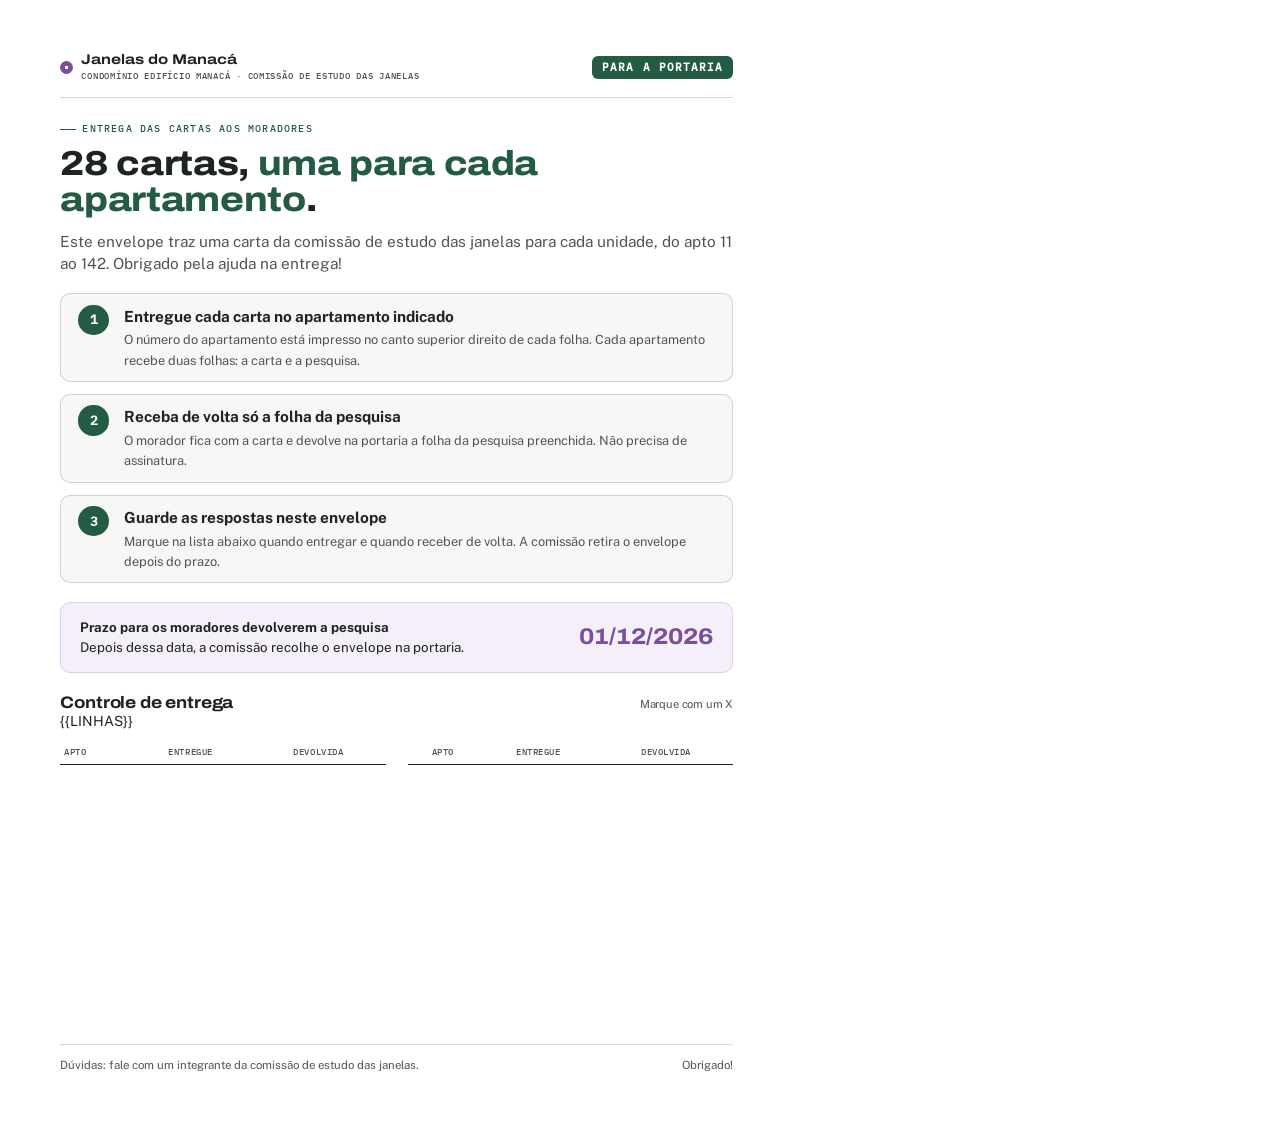
<file: impressos/capa-portaria.html>
<!doctype html>
<html lang="pt-BR">
<head>
<meta charset="utf-8">
<title>Janelas do Manacá · capa para a portaria</title>
<link rel="stylesheet" href="fontes/fontes.css">
<style>
@page{size:A4;margin:0}
:root{--concreto:#ecedea;--papel:#f7f8f6;--tinta:#1d2421;--tinta-2:#4d5752;--persiana:#235c43;--manaca:#7b4f9e;--linha:rgba(29,36,33,.18);
  --display:"Archivo",sans-serif;--texto:"Public Sans",sans-serif;--mono:"IBM Plex Mono",monospace}
*{box-sizing:border-box}
html,body{margin:0}
body{color:var(--tinta);font:400 10.5pt/1.45 var(--texto);-webkit-print-color-adjust:exact;print-color-adjust:exact}
.pagina{width:210mm;height:297mm;padding:14mm 16mm 13mm;display:flex;flex-direction:column}
h1,h2{font-family:var(--display);font-stretch:112%;line-height:1.05;letter-spacing:-.01em;margin:0}
p{margin:0}
.cab{display:flex;justify-content:space-between;align-items:center;padding-bottom:4mm;border-bottom:1px solid var(--linha)}
.marca{font:700 10.5pt/1 var(--display);font-stretch:120%;display:flex;align-items:center;gap:8px}
.marca i{width:13px;height:13px;border-radius:50%;background:radial-gradient(circle,#fff 0 18%,var(--manaca) 20% 100%)}
.marca small{display:block;font:500 6.8pt/1.3 var(--mono);letter-spacing:.08em;text-transform:uppercase;color:var(--tinta-2);margin-top:3px;font-stretch:100%}
.selo{font:600 8pt/1 var(--mono);letter-spacing:.1em;text-transform:uppercase;background:var(--persiana);color:#fff;padding:6px 10px;border-radius:6px}
.rotulo{font:500 7.5pt/1 var(--mono);letter-spacing:.12em;text-transform:uppercase;color:var(--persiana);display:flex;align-items:center;gap:.6em;margin-top:7mm}
.rotulo::before{content:"";width:16px;height:1.5px;background:currentColor}
h1{font-size:26pt;font-weight:780;margin-top:3mm}
h1 em{font-style:normal;color:var(--persiana)}
.lead{font-size:11.5pt;color:var(--tinta-2);margin-top:3mm}
.passos{margin-top:5mm;display:flex;flex-direction:column;gap:3.2mm;counter-reset:p}
.passo{display:flex;gap:4mm;align-items:flex-start;border:1px solid var(--linha);border-radius:10px;padding:2.8mm 4.5mm;background:var(--papel)}
.passo::before{counter-increment:p;content:counter(p);flex:none;width:8mm;height:8mm;border-radius:50%;background:var(--persiana);color:#fff;display:grid;place-items:center;font:600 10pt/1 var(--mono)}
.passo b{display:block;font-size:11.5pt;margin-bottom:.6mm}
.passo span{font-size:9.6pt;color:var(--tinta-2)}
.prazo{margin-top:5mm;padding:4mm 5mm;border-radius:10px;background:#f4eff8;border:1px solid #ddd0e8;display:flex;justify-content:space-between;align-items:center}
.prazo p{font-size:10pt}
.prazo strong.data{font:750 17pt/1 var(--display);font-stretch:110%;color:var(--manaca)}
h2{font-size:12.5pt;font-weight:720;margin-top:5.5mm;display:flex;justify-content:space-between;align-items:baseline}
h2 small{font:400 8.4pt var(--texto);color:var(--tinta-2);font-stretch:100%}
table{width:100%;border-collapse:collapse;margin-top:2.5mm;font-size:9pt}
th{font:500 6.8pt/1.2 var(--mono);letter-spacing:.06em;text-transform:uppercase;color:var(--tinta-2);text-align:center;padding:1.6mm 1mm;border-bottom:1.2px solid var(--tinta)}
th:first-child,th:nth-child(4){text-align:left}
td{border-bottom:1px solid var(--linha);padding:0 1mm;height:5.6mm;text-align:center}
td.ap{font:600 10pt/1 var(--mono);text-align:left;padding-left:2mm}
td.sep,th.sep{border:0;width:6mm}
.cx{display:inline-block;width:4.2mm;height:4.2mm;border:1.3px solid var(--tinta);border-radius:2px;vertical-align:middle}
.rodape{margin-top:auto;padding-top:3mm;border-top:1px solid var(--linha);font-size:8.6pt;color:var(--tinta-2);display:flex;justify-content:space-between}
</style>
</head>
<body>
<section class="pagina">
  <header class="cab">
    <div class="marca"><i></i><div>Janelas do Manacá<small>Condomínio Edifício Manacá · comissão de estudo das janelas</small></div></div>
    <span class="selo">Para a portaria</span>
  </header>

  <span class="rotulo">Entrega das cartas aos moradores</span>
  <h1>28 cartas, <em>uma para cada apartamento</em>.</h1>
  <p class="lead">Este envelope traz uma carta da comissão de estudo das janelas para cada unidade, do apto 11 ao 142. Obrigado pela ajuda na entrega!</p>

  <div class="passos">
    <div class="passo"><div><b>Entregue cada carta no apartamento indicado</b><span>O número do apartamento está impresso no canto superior direito de cada folha. Cada apartamento recebe duas folhas: a carta e a pesquisa.</span></div></div>
    <div class="passo"><div><b>Receba de volta só a folha da pesquisa</b><span>O morador fica com a carta e devolve na portaria a folha da pesquisa preenchida. Não precisa de assinatura.</span></div></div>
    <div class="passo"><div><b>Guarde as respostas neste envelope</b><span>Marque na lista abaixo quando entregar e quando receber de volta. A comissão retira o envelope depois do prazo.</span></div></div>
  </div>

  <div class="prazo">
    <p><strong>Prazo para os moradores devolverem a pesquisa</strong><br>Depois dessa data, a comissão recolhe o envelope na portaria.</p>
    <strong class="data">01/12/2026</strong>
  </div>

  <h2>Controle de entrega <small>Marque com um X</small></h2>
  <table>
    <thead><tr><th>Apto</th><th>Entregue</th><th>Devolvida</th><th class="sep"></th><th>Apto</th><th>Entregue</th><th>Devolvida</th></tr></thead>
    <tbody>{{LINHAS}}</tbody>
  </table>

  <footer class="rodape">
    <span>Dúvidas: fale com um integrante da comissão de estudo das janelas.</span>
    <span>Obrigado!</span>
  </footer>
</section>
</body>
</html>
</file>
<file: impressos/fontes/fontes.css>
@font-face {
  font-family: 'Archivo';
  font-style: normal;
  font-weight: 400 800;
  font-stretch: 100% 125%;
  font-display: swap;
  src: url(Archivo-normal-latin-ext.woff2) format('woff2');
  unicode-range: U+0100-02BA, U+02BD-02C5, U+02C7-02CC, U+02CE-02D7, U+02DD-02FF, U+0304, U+0308, U+0329, U+1D00-1DBF, U+1E00-1E9F, U+1EF2-1EFF, U+2020, U+20A0-20AB, U+20AD-20C4, U+2113, U+2C60-2C7F, U+A720-A7FF;
}
@font-face {
  font-family: 'Archivo';
  font-style: normal;
  font-weight: 400 800;
  font-stretch: 100% 125%;
  font-display: swap;
  src: url(Archivo-normal-latin.woff2) format('woff2');
  unicode-range: U+0000-00FF, U+0131, U+0152-0153, U+02BB-02BC, U+02C6, U+02DA, U+02DC, U+0304, U+0308, U+0329, U+2000-206F, U+20AC, U+2122, U+2191, U+2193, U+2212, U+2215, U+FEFF, U+FFFD;
}
@font-face {
  font-family: 'IBM Plex Mono';
  font-style: normal;
  font-weight: 400;
  font-display: swap;
  src: url(IBMPlexMono-normal-latin-ext.woff2) format('woff2');
  unicode-range: U+0100-02BA, U+02BD-02C5, U+02C7-02CC, U+02CE-02D7, U+02DD-02FF, U+0304, U+0308, U+0329, U+1D00-1DBF, U+1E00-1E9F, U+1EF2-1EFF, U+2020, U+20A0-20AB, U+20AD-20C4, U+2113, U+2C60-2C7F, U+A720-A7FF;
}
@font-face {
  font-family: 'IBM Plex Mono';
  font-style: normal;
  font-weight: 400;
  font-display: swap;
  src: url(IBMPlexMono-normal-latin.woff2) format('woff2');
  unicode-range: U+0000-00FF, U+0131, U+0152-0153, U+02BB-02BC, U+02C6, U+02DA, U+02DC, U+0304, U+0308, U+0329, U+2000-206F, U+20AC, U+2122, U+2191, U+2193, U+2212, U+2215, U+FEFF, U+FFFD;
}
@font-face {
  font-family: 'IBM Plex Mono';
  font-style: normal;
  font-weight: 500;
  font-display: swap;
  src: url(IBMPlexMono-normal-latin-ext.woff2) format('woff2');
  unicode-range: U+0100-02BA, U+02BD-02C5, U+02C7-02CC, U+02CE-02D7, U+02DD-02FF, U+0304, U+0308, U+0329, U+1D00-1DBF, U+1E00-1E9F, U+1EF2-1EFF, U+2020, U+20A0-20AB, U+20AD-20C4, U+2113, U+2C60-2C7F, U+A720-A7FF;
}
@font-face {
  font-family: 'IBM Plex Mono';
  font-style: normal;
  font-weight: 500;
  font-display: swap;
  src: url(IBMPlexMono-normal-latin.woff2) format('woff2');
  unicode-range: U+0000-00FF, U+0131, U+0152-0153, U+02BB-02BC, U+02C6, U+02DA, U+02DC, U+0304, U+0308, U+0329, U+2000-206F, U+20AC, U+2122, U+2191, U+2193, U+2212, U+2215, U+FEFF, U+FFFD;
}
@font-face {
  font-family: 'Public Sans';
  font-style: italic;
  font-weight: 400;
  font-display: swap;
  src: url(PublicSans-italic-latin-ext.woff2) format('woff2');
  unicode-range: U+0100-02BA, U+02BD-02C5, U+02C7-02CC, U+02CE-02D7, U+02DD-02FF, U+0304, U+0308, U+0329, U+1D00-1DBF, U+1E00-1E9F, U+1EF2-1EFF, U+2020, U+20A0-20AB, U+20AD-20C4, U+2113, U+2C60-2C7F, U+A720-A7FF;
}
@font-face {
  font-family: 'Public Sans';
  font-style: italic;
  font-weight: 400;
  font-display: swap;
  src: url(PublicSans-italic-latin.woff2) format('woff2');
  unicode-range: U+0000-00FF, U+0131, U+0152-0153, U+02BB-02BC, U+02C6, U+02DA, U+02DC, U+0304, U+0308, U+0329, U+2000-206F, U+20AC, U+2122, U+2191, U+2193, U+2212, U+2215, U+FEFF, U+FFFD;
}
@font-face {
  font-family: 'Public Sans';
  font-style: normal;
  font-weight: 400;
  font-display: swap;
  src: url(PublicSans-normal-latin-ext.woff2) format('woff2');
  unicode-range: U+0100-02BA, U+02BD-02C5, U+02C7-02CC, U+02CE-02D7, U+02DD-02FF, U+0304, U+0308, U+0329, U+1D00-1DBF, U+1E00-1E9F, U+1EF2-1EFF, U+2020, U+20A0-20AB, U+20AD-20C4, U+2113, U+2C60-2C7F, U+A720-A7FF;
}
@font-face {
  font-family: 'Public Sans';
  font-style: normal;
  font-weight: 400;
  font-display: swap;
  src: url(PublicSans-normal-latin.woff2) format('woff2');
  unicode-range: U+0000-00FF, U+0131, U+0152-0153, U+02BB-02BC, U+02C6, U+02DA, U+02DC, U+0304, U+0308, U+0329, U+2000-206F, U+20AC, U+2122, U+2191, U+2193, U+2212, U+2215, U+FEFF, U+FFFD;
}
@font-face {
  font-family: 'Public Sans';
  font-style: normal;
  font-weight: 500;
  font-display: swap;
  src: url(PublicSans-normal-latin-ext.woff2) format('woff2');
  unicode-range: U+0100-02BA, U+02BD-02C5, U+02C7-02CC, U+02CE-02D7, U+02DD-02FF, U+0304, U+0308, U+0329, U+1D00-1DBF, U+1E00-1E9F, U+1EF2-1EFF, U+2020, U+20A0-20AB, U+20AD-20C4, U+2113, U+2C60-2C7F, U+A720-A7FF;
}
@font-face {
  font-family: 'Public Sans';
  font-style: normal;
  font-weight: 500;
  font-display: swap;
  src: url(PublicSans-normal-latin.woff2) format('woff2');
  unicode-range: U+0000-00FF, U+0131, U+0152-0153, U+02BB-02BC, U+02C6, U+02DA, U+02DC, U+0304, U+0308, U+0329, U+2000-206F, U+20AC, U+2122, U+2191, U+2193, U+2212, U+2215, U+FEFF, U+FFFD;
}
@font-face {
  font-family: 'Public Sans';
  font-style: normal;
  font-weight: 600;
  font-display: swap;
  src: url(PublicSans-normal-latin-ext.woff2) format('woff2');
  unicode-range: U+0100-02BA, U+02BD-02C5, U+02C7-02CC, U+02CE-02D7, U+02DD-02FF, U+0304, U+0308, U+0329, U+1D00-1DBF, U+1E00-1E9F, U+1EF2-1EFF, U+2020, U+20A0-20AB, U+20AD-20C4, U+2113, U+2C60-2C7F, U+A720-A7FF;
}
@font-face {
  font-family: 'Public Sans';
  font-style: normal;
  font-weight: 600;
  font-display: swap;
  src: url(PublicSans-normal-latin.woff2) format('woff2');
  unicode-range: U+0000-00FF, U+0131, U+0152-0153, U+02BB-02BC, U+02C6, U+02DA, U+02DC, U+0304, U+0308, U+0329, U+2000-206F, U+20AC, U+2122, U+2191, U+2193, U+2212, U+2215, U+FEFF, U+FFFD;
}
@font-face {
  font-family: 'Public Sans';
  font-style: normal;
  font-weight: 700;
  font-display: swap;
  src: url(PublicSans-normal-latin-ext.woff2) format('woff2');
  unicode-range: U+0100-02BA, U+02BD-02C5, U+02C7-02CC, U+02CE-02D7, U+02DD-02FF, U+0304, U+0308, U+0329, U+1D00-1DBF, U+1E00-1E9F, U+1EF2-1EFF, U+2020, U+20A0-20AB, U+20AD-20C4, U+2113, U+2C60-2C7F, U+A720-A7FF;
}
@font-face {
  font-family: 'Public Sans';
  font-style: normal;
  font-weight: 700;
  font-display: swap;
  src: url(PublicSans-normal-latin.woff2) format('woff2');
  unicode-range: U+0000-00FF, U+0131, U+0152-0153, U+02BB-02BC, U+02C6, U+02DA, U+02DC, U+0304, U+0308, U+0329, U+2000-206F, U+20AC, U+2122, U+2191, U+2193, U+2212, U+2215, U+FEFF, U+FFFD;
}
</file>
